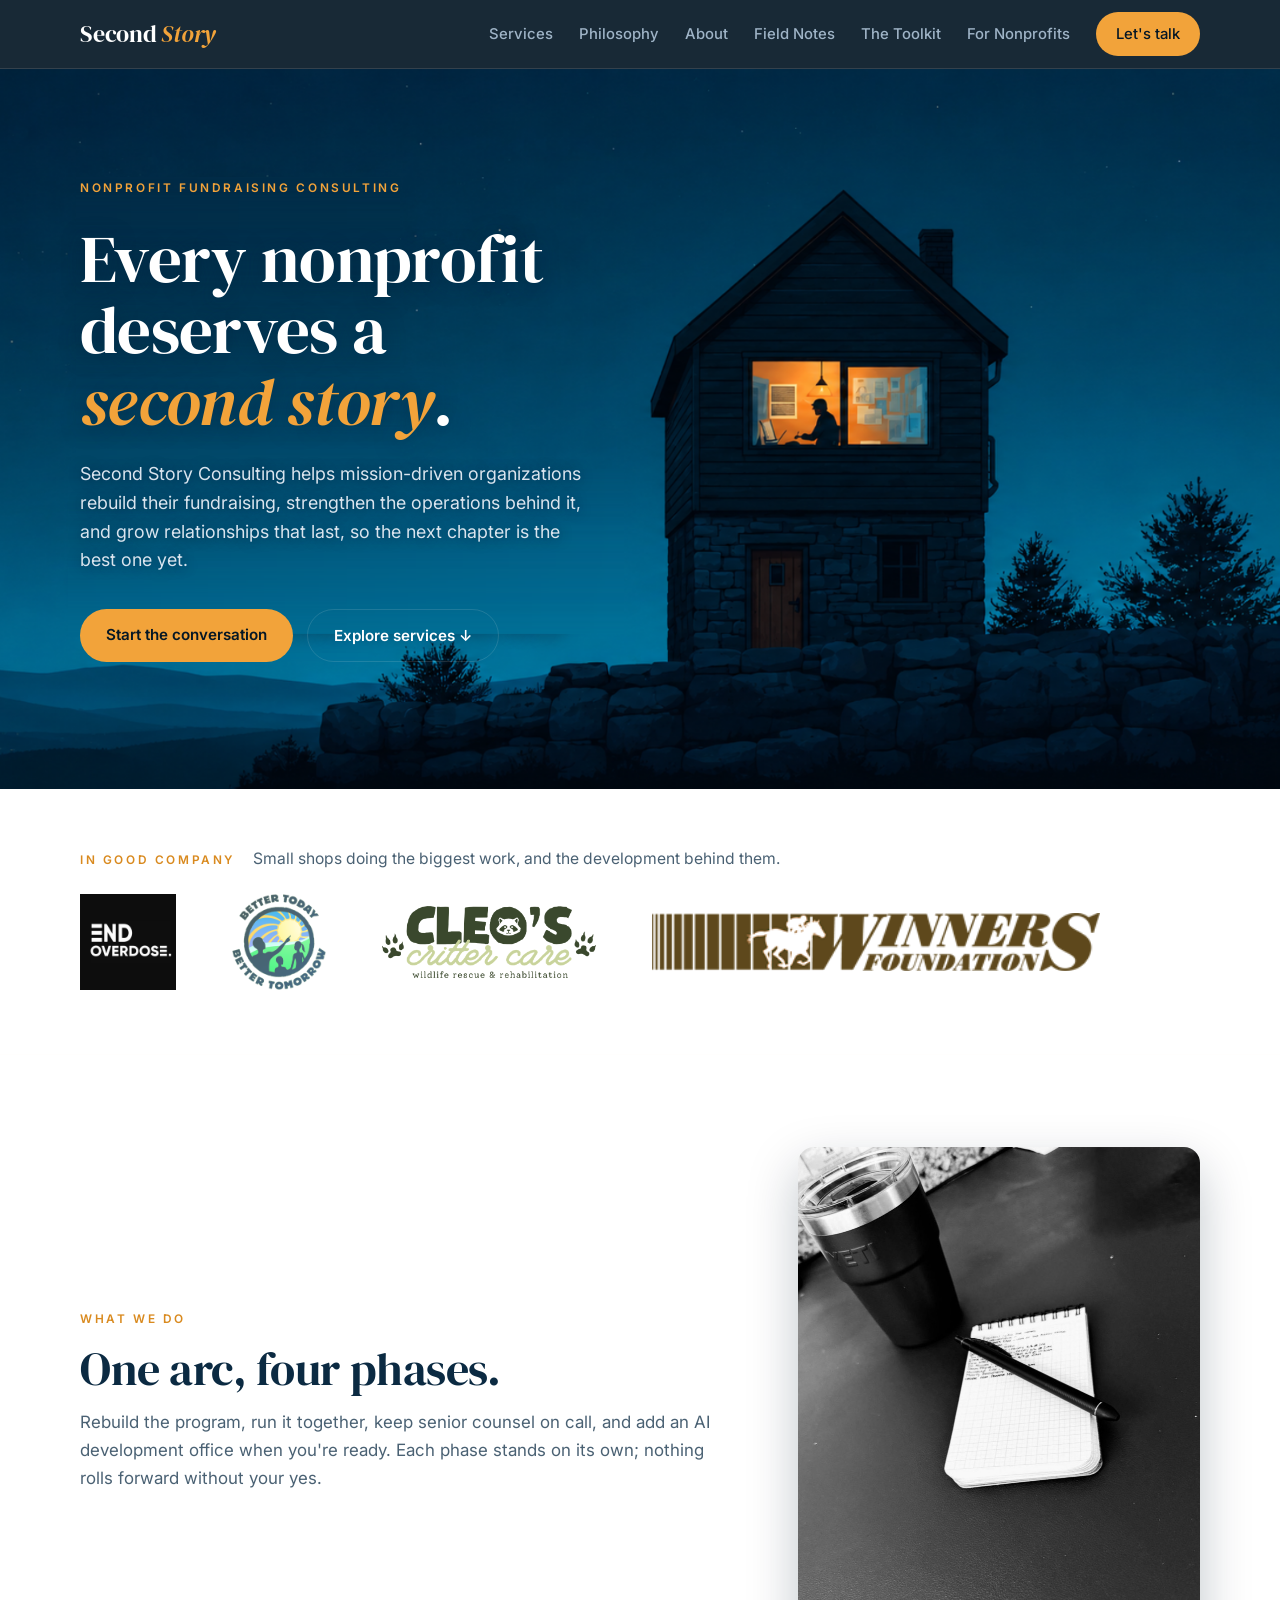
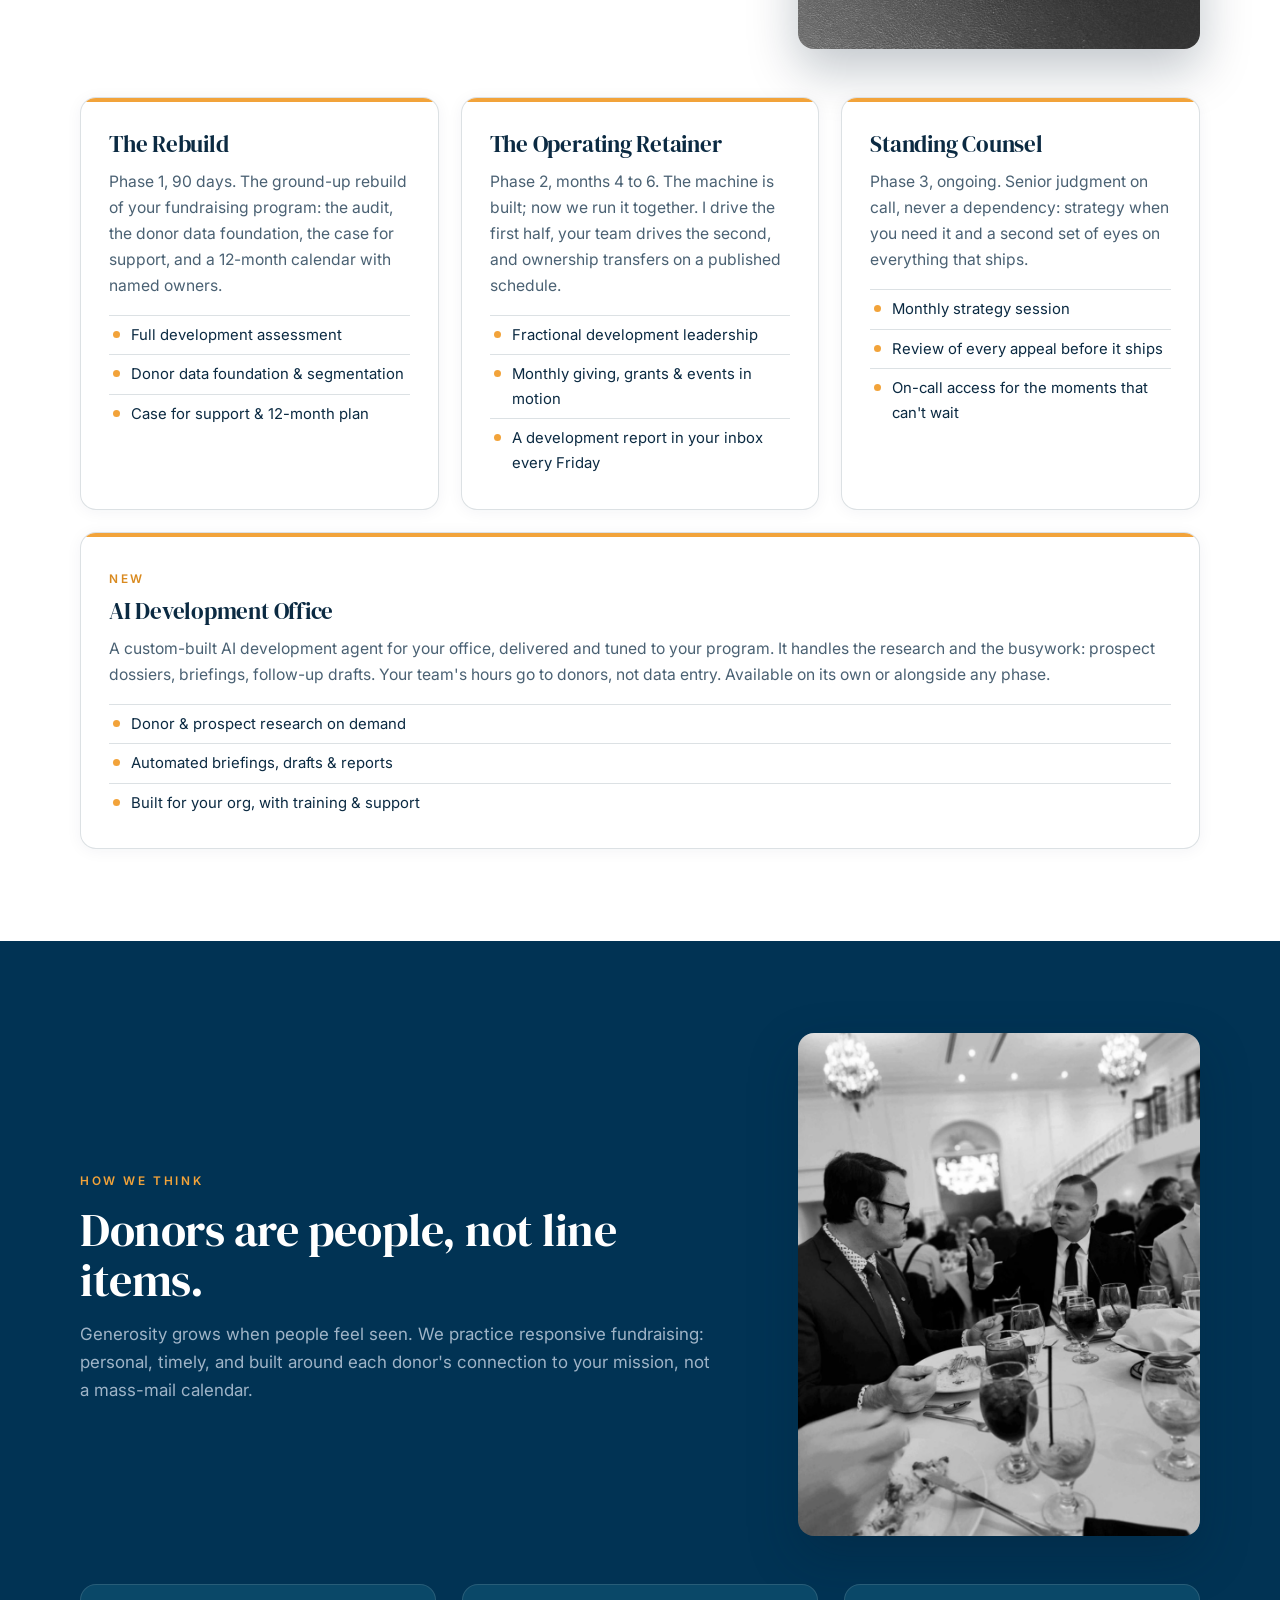
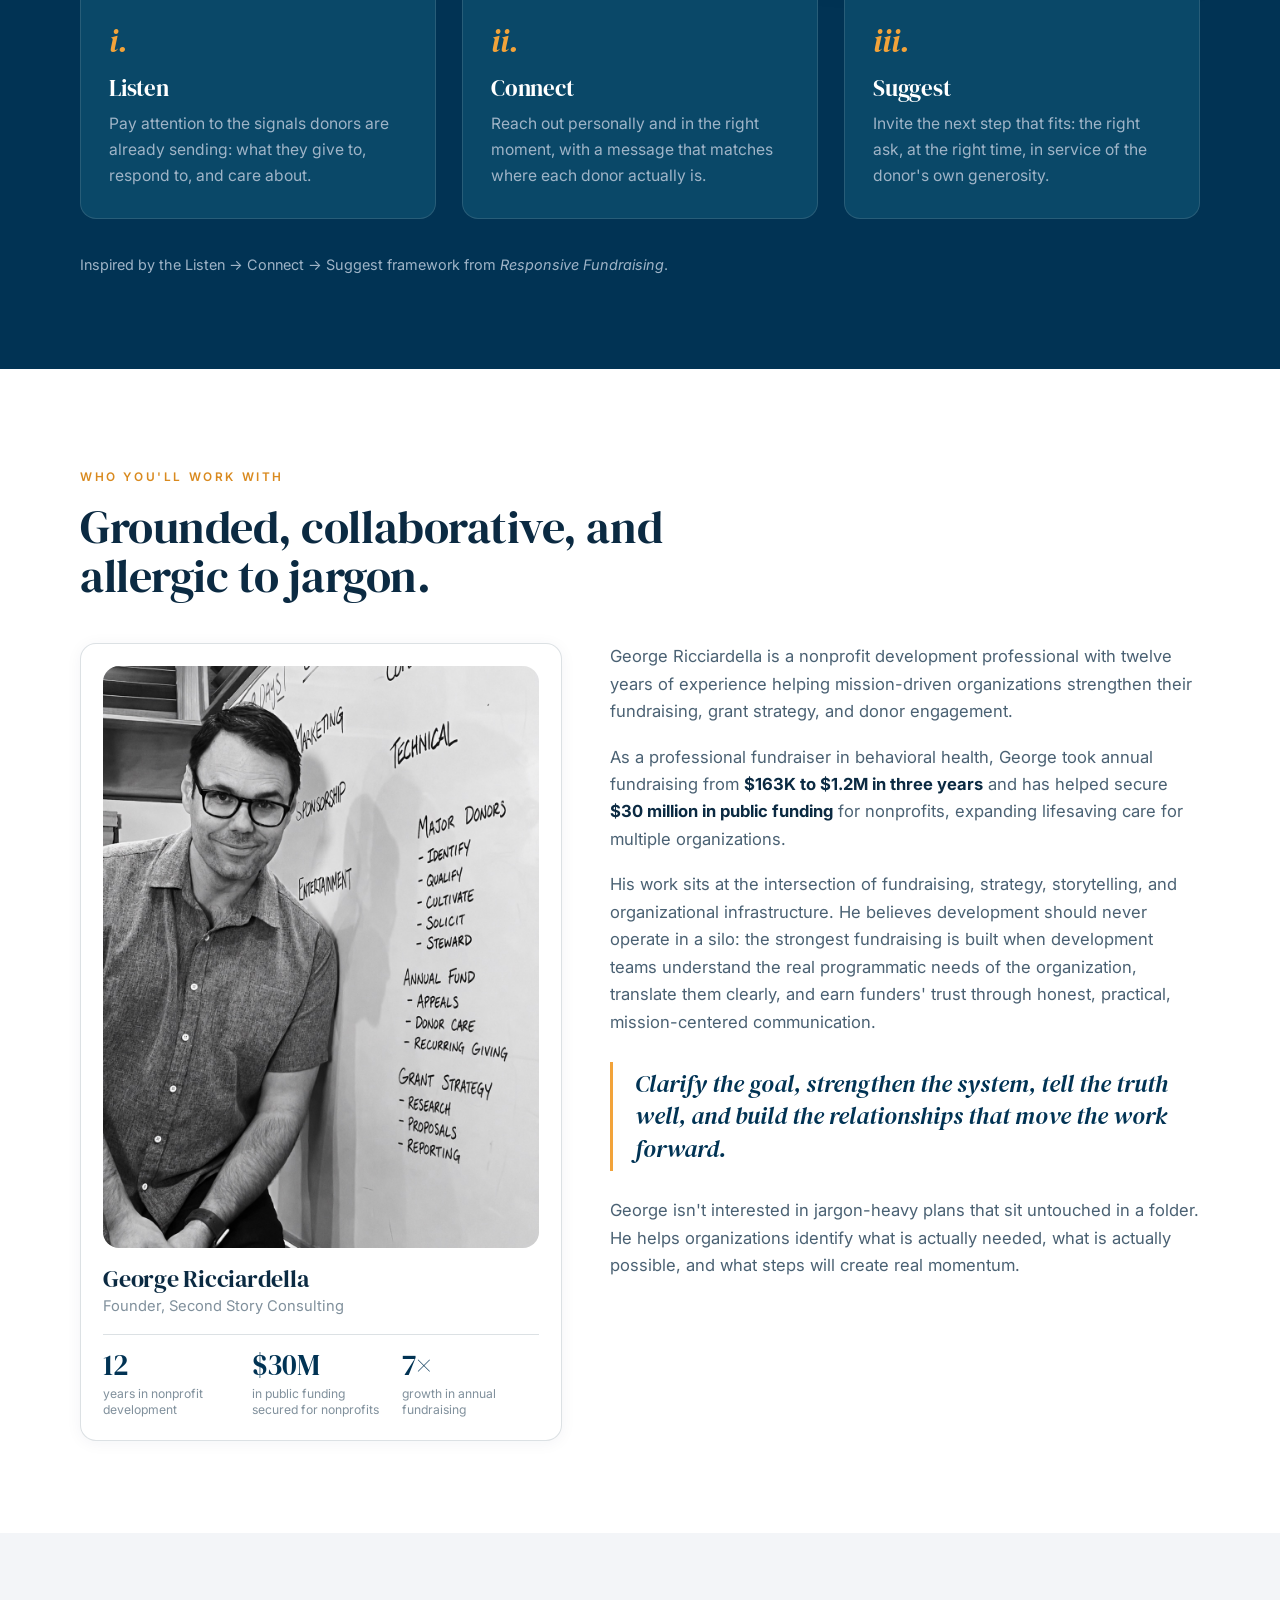
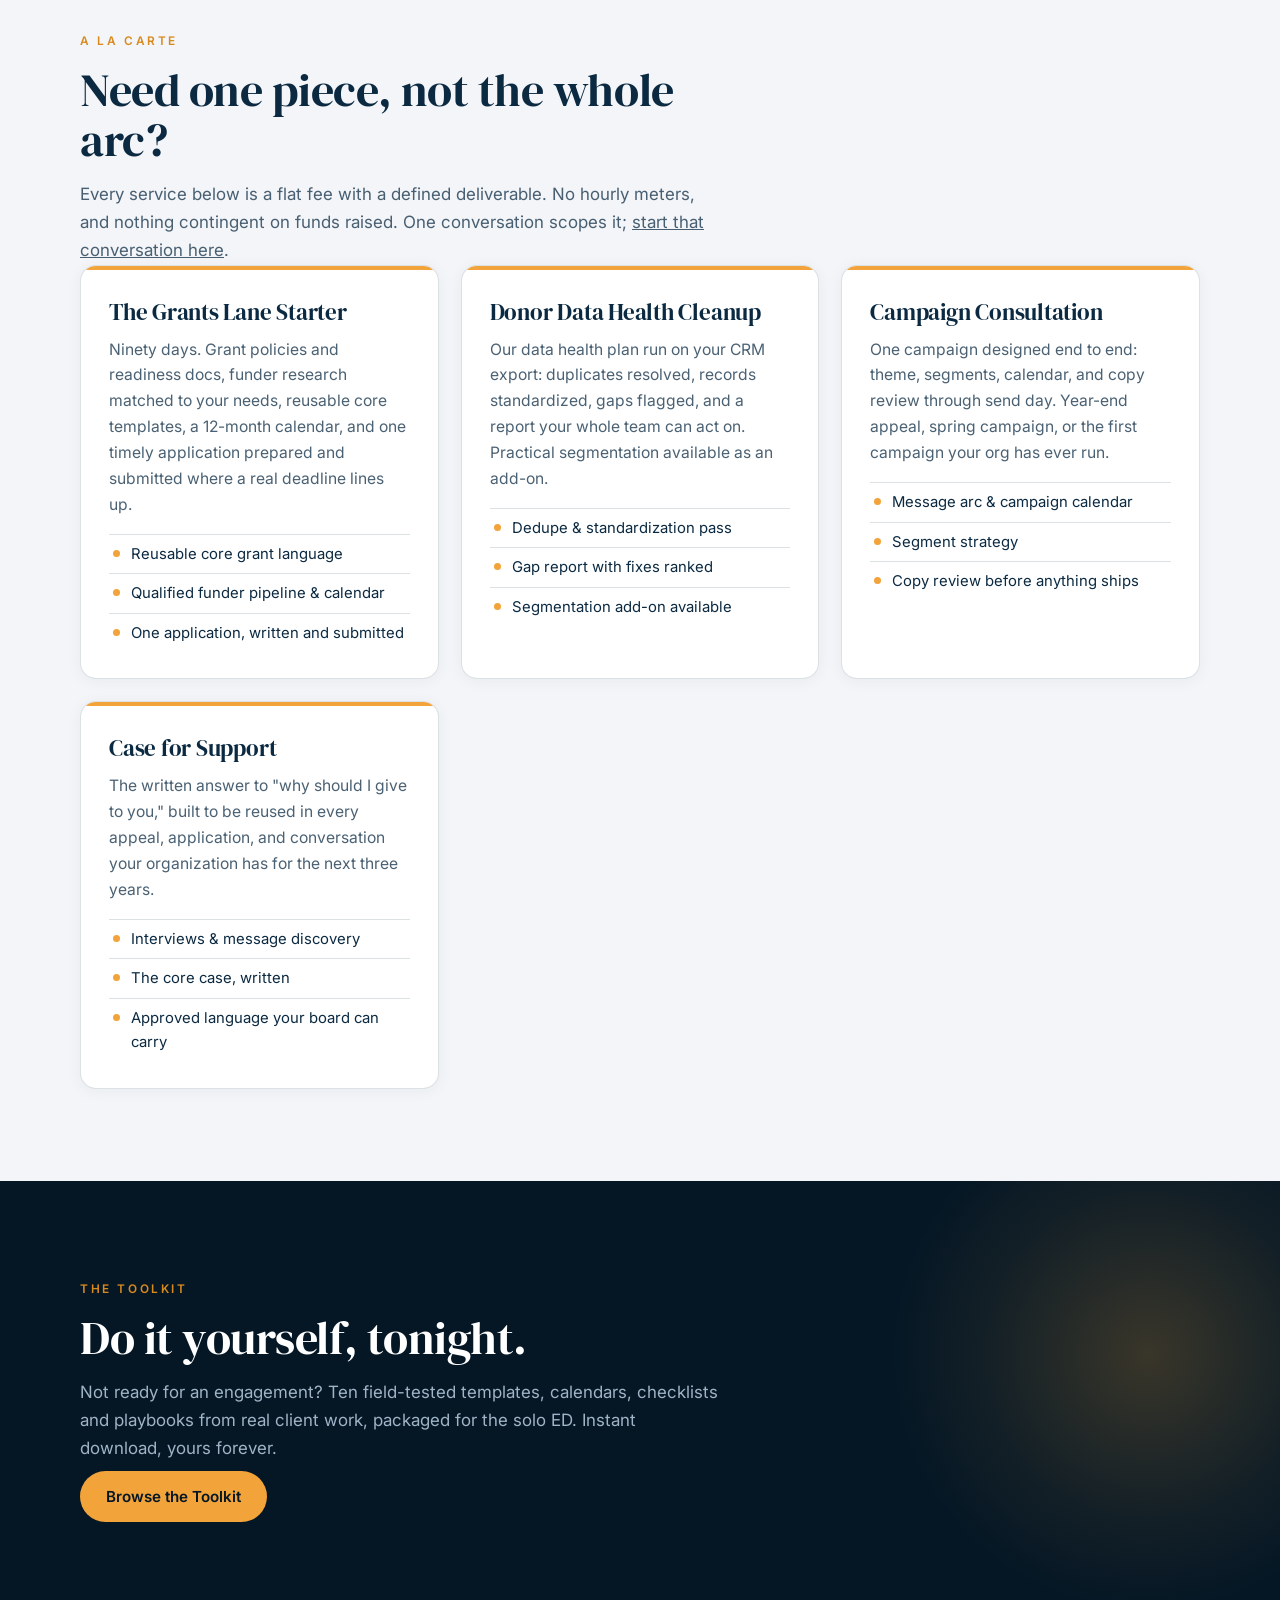
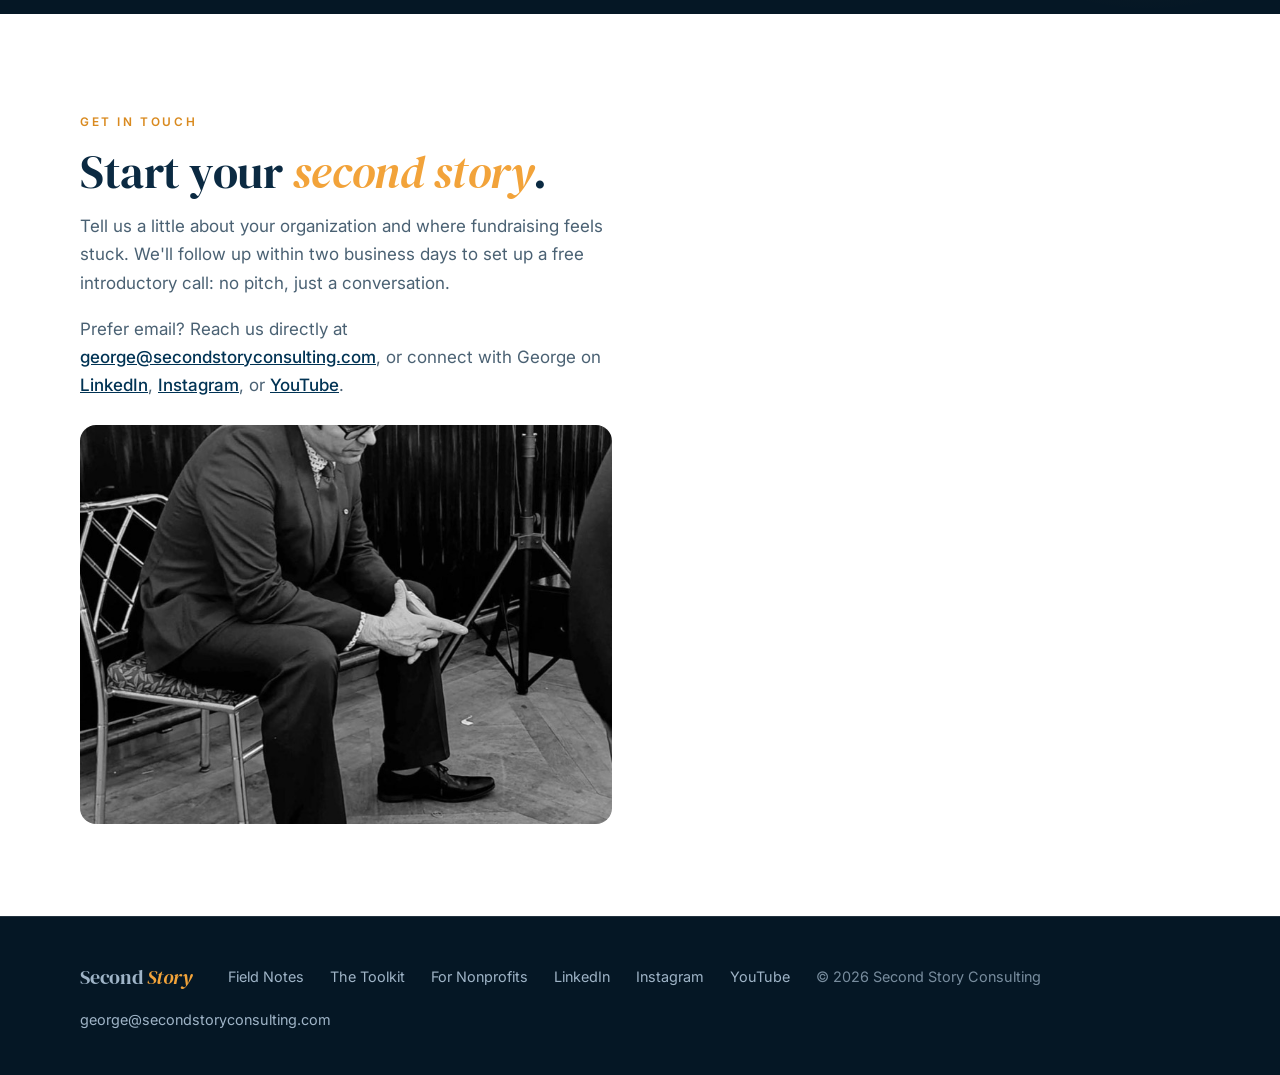
<file: index.html>
<!DOCTYPE html>
<html lang="en">
<head>
  <meta charset="UTF-8">
  <meta name="viewport" content="width=device-width, initial-scale=1.0">
  <title>Second Story Consulting — Nonprofit fundraising consulting</title>
  <meta name="description" content="Second Story Consulting helps mission-driven organizations rebuild their fundraising, strengthen the operations behind it, and grow relationships that last.">
  <meta name="theme-color" content="#0E2A45">
  <link rel="icon" href="img/favicon.png">
  <link rel="preconnect" href="https://fonts.googleapis.com"><link rel="preconnect" href="https://fonts.gstatic.com" crossorigin><link rel="stylesheet" href="https://fonts.googleapis.com/css2?family=DM+Serif+Display:ital@0;1&family=Inter:wght@400;500;600&display=swap">
  <link rel="stylesheet" href="css/house.css">
</head>
<body id="top">
<nav class="nav">
  <div class="container nav-inner">
    <a class="wordmark" href="#top">Second <em>Story</em></a>
    <div class="nav-links">
      <a href="#services">Services</a>
      <a href="#philosophy">Philosophy</a>
      <a href="#about">About</a>
      <a href="blog.html">Field Notes</a>
      <a href="toolkit.html">The Toolkit</a>
      <a href="partners.html">For Nonprofits</a>
      <a class="nav-cta" href="#contact">Let's talk</a>
    </div>
  </div>
</nav>

<!-- HERO -->
<header class="hero">
  <div class="hero-stars" aria-hidden="true"></div>
  <div class="container hero-grid">
    <div class="hero-content">
      <span class="eyebrow">Nonprofit fundraising consulting</span>
      <h1>Every nonprofit deserves a <em>second&nbsp;story</em>.</h1>
      <p>Second Story Consulting helps mission-driven organizations rebuild their fundraising, strengthen the operations behind it, and grow relationships that last, so the next chapter is the best one yet.</p>
      <div class="hero-actions">
        <a class="btn-primary" href="#contact">Start the conversation</a>
        <a class="btn-ghost" href="#services">Explore services ↓</a>
      </div>
    </div>
    <div class="hero-art" role="img" aria-label="A small house at night with one upstairs window lit, someone at work inside"></div>
  </div>
</header>

<!-- IN GOOD COMPANY -->
<section class="clients" id="clients" aria-label="Organizations Second Story works with">
  <div class="container">
    <div class="clients-head reveal">
      <span class="eyebrow">In good company</span>
      <p>Small shops doing the biggest work, and the development behind them.</p>
    </div>
    <div class="logo-row reveal">
      <a href="https://endoverdose.net" target="_blank" rel="noopener"><img src="img/clients/end-overdose.png" alt="End Overdose" class="logo-tall"></a>
      <a href="https://www.bettertodaybettertomorrow.org" target="_blank" rel="noopener"><img src="img/clients/better-today-better-tomorrow.png" alt="Better Today Better Tomorrow" class="logo-tall"></a>
      <a href="https://www.cleoscrittercare.org" target="_blank" rel="noopener"><img src="img/clients/cleos-critter-care.png" alt="Cleo's Critter Care, wildlife rescue and rehabilitation"></a>
      <a href="https://winnersfoundation.org" target="_blank" rel="noopener"><img src="img/clients/winners-foundation.png" alt="Winners Foundation" class="logo-wide"></a>
    </div>
  </div>
</section>

<!-- SERVICES -->
<section class="services" id="services">
  <div class="container">
    <div class="head-row">
      <div class="section-head reveal">
        <span class="eyebrow">What we do</span>
        <h2>One arc, four phases.</h2>
        <p>Rebuild the program, run it together, keep senior counsel on call, and add an AI development office when you're ready. Each phase stands on its own; nothing rolls forward without your yes.</p>
      </div>
      <figure class="reveal"><img class="photo" src="img/field-notes.jpg" alt="A field notebook and pen on a desk, where every fundraising plan starts"></figure>
    </div>
<div class="cards">
        <!-- Alternate names: "Fundraising Program Rebuild", "Development Reset" -->
        <article class="card reveal">
          <h3>The Rebuild</h3>
          <p>Phase 1, 90 days. The ground-up rebuild of your fundraising program: the audit, the donor data foundation, the case for support, and a 12-month calendar with named owners.</p>
          <ul>
            <li>Full development assessment</li>
            <li>Donor data foundation &amp; segmentation</li>
            <li>Case for support &amp; 12-month plan</li>
          </ul>
        </article>
        <article class="card reveal">
          <h3>The Operating Retainer</h3>
          <p>Phase 2, months 4 to 6. The machine is built; now we run it together. I drive the first half, your team drives the second, and ownership transfers on a published schedule.</p>
          <ul>
            <li>Fractional development leadership</li>
            <li>Monthly giving, grants &amp; events in motion</li>
            <li>A development report in your inbox every Friday</li>
          </ul>
        </article>
        <!-- Alternate names: "Ongoing Partnership", "Monthly Advisory" -->
        <article class="card reveal">
          <h3>Standing Counsel</h3>
          <p>Phase 3, ongoing. Senior judgment on call, never a dependency: strategy when you need it and a second set of eyes on everything that ships.</p>
          <ul>
            <li>Monthly strategy session</li>
            <li>Review of every appeal before it ships</li>
            <li>On-call access for the moments that can't wait</li>
          </ul>
        </article>
        <article class="card card-wide reveal">
          <span class="eyebrow">New</span>
          <h3>AI Development Office</h3>
          <p>A custom-built AI development agent for your office, delivered and tuned to your program. It handles the research and the busywork: prospect dossiers, briefings, follow-up drafts. Your team's hours go to donors, not data entry. Available on its own or alongside any phase.</p>
          <ul>
            <li>Donor &amp; prospect research on demand</li>
            <li>Automated briefings, drafts &amp; reports</li>
            <li>Built for your org, with training &amp; support</li>
          </ul>
        </article>
      </div>
    
  </div>
</section>

<!-- PHILOSOPHY -->
<section class="philosophy night" id="philosophy">
  <div class="container">
    <div class="head-row">
      <div class="section-head reveal">
        <span class="eyebrow">How we think</span>
        <h2>Donors are people, not line items.</h2>
        <p>Generosity grows when people feel seen. We practice responsive fundraising: personal, timely, and built around each donor's connection to your mission, not a mass-mail calendar.</p>
      </div>
      <figure class="reveal"><img class="photo" src="img/event-conversation.jpg" alt="George Ricciardella in conversation at a fundraising event"></figure>
    </div>
    <div class="steps">
      <div class="step reveal"><span class="numeral">i.</span><h3>Listen</h3><p>Pay attention to the signals donors are already sending: what they give to, respond to, and care about.</p></div>
      <div class="step reveal"><span class="numeral">ii.</span><h3>Connect</h3><p>Reach out personally and in the right moment, with a message that matches where each donor actually is.</p></div>
      <div class="step reveal"><span class="numeral">iii.</span><h3>Suggest</h3><p>Invite the next step that fits: the right ask, at the right time, in service of the donor's own generosity.</p></div>
    </div>
    <p class="philosophy-credit reveal">Inspired by the Listen → Connect → Suggest framework from <em>Responsive Fundraising</em>.</p>
  </div>
</section>

<!-- ABOUT -->
<section class="about" id="about">
  <div class="container">
    <div class="section-head reveal">
      <span class="eyebrow">Who you'll work with</span>
      <h2>Grounded, collaborative, and allergic to jargon.</h2>
    </div>
    <div class="about-grid">
      <aside class="profile-card reveal">
        <img class="photo profile-photo" src="img/george-whiteboard.jpg" alt="George Ricciardella at a whiteboard planning session">
        <h3>George Ricciardella</h3>
        <p class="role">Founder, Second Story Consulting</p>
        <div class="profile-stats">
          <div class="stat"><span class="stat-num">12</span><span class="stat-label">years in nonprofit development</span></div>
          <div class="stat"><span class="stat-num">$30M</span><span class="stat-label">in public funding secured for nonprofits</span></div>
          <div class="stat"><span class="stat-num">7&times;</span><span class="stat-label">growth in annual fundraising</span></div>
        </div>
      </aside>
<div class="about-body reveal">
          <p>
            George Ricciardella is a nonprofit development professional with twelve
            years of experience helping mission-driven organizations strengthen their
            fundraising, grant strategy, and donor engagement.
          </p>
          <p>
            As a professional fundraiser in behavioral health, George took annual
            fundraising from <strong>$163K to $1.2M in three years</strong> and has helped
            secure <strong>$30&nbsp;million in public funding</strong> for nonprofits,
            expanding lifesaving care for multiple organizations.
          </p>
          <p>
            His work sits at the intersection of fundraising, strategy, storytelling, and
            organizational infrastructure. He believes development should never operate in a
            silo: the strongest fundraising is built when development teams understand the
            real programmatic needs of the organization, translate them clearly, and earn
            funders' trust through honest, practical, mission-centered communication.
          </p>
          <blockquote class="pull-quote">
            Clarify the goal, strengthen the system, tell the truth well, and build the
            relationships that move the work forward.
          </blockquote>
          <p>
            George isn't interested in jargon-heavy plans that sit untouched in a folder.
            He helps organizations identify what is actually needed, what is actually
            possible, and what steps will create real momentum.
          </p>
        </div>
      
    </div>
  </div>
</section>

<!-- A LA CARTE -->
<section class="services soft" id="alacarte">
  <div class="container">
    <div class="section-head reveal">
      <span class="eyebrow">A la carte</span>
      <h2>Need one piece, not the whole arc?</h2>
      <p>Every service below is a flat fee with a defined deliverable. No hourly meters, and nothing contingent on funds raised. One conversation scopes it; <a href="#contact">start that conversation here</a>.</p>
    </div>
<div class="cards">
        <article class="card reveal">
          <h3>The Grants Lane Starter</h3>
          <p>Ninety days. Grant policies and readiness docs, funder research matched to your needs, reusable core templates, a 12-month calendar, and one timely application prepared and submitted where a real deadline lines up.</p>
          <ul>
            <li>Reusable core grant language</li>
            <li>Qualified funder pipeline &amp; calendar</li>
            <li>One application, written and submitted</li>
          </ul>
        </article>
        <article class="card reveal">
          <h3>Donor Data Health Cleanup</h3>
          <p>Our data health plan run on your CRM export: duplicates resolved, records standardized, gaps flagged, and a report your whole team can act on. Practical segmentation available as an add-on.</p>
          <ul>
            <li>Dedupe &amp; standardization pass</li>
            <li>Gap report with fixes ranked</li>
            <li>Segmentation add-on available</li>
          </ul>
        </article>
        <article class="card reveal">
          <h3>Campaign Consultation</h3>
          <p>One campaign designed end to end: theme, segments, calendar, and copy review through send day. Year-end appeal, spring campaign, or the first campaign your org has ever run.</p>
          <ul>
            <li>Message arc &amp; campaign calendar</li>
            <li>Segment strategy</li>
            <li>Copy review before anything ships</li>
          </ul>
        </article>
        <article class="card reveal">
          <h3>Case for Support</h3>
          <p>The written answer to "why should I give to you," built to be reused in every appeal, application, and conversation your organization has for the next three years.</p>
          <ul>
            <li>Interviews &amp; message discovery</li>
            <li>The core case, written</li>
            <li>Approved language your board can carry</li>
          </ul>
        </article>
      </div>
    
  </div>
</section>

<!-- TOOLKIT TEASER -->
<section class="teaser" id="toolkit">
  <div class="container">
    <div class="section-head reveal">
      <span class="eyebrow">The toolkit</span>
      <h2>Do it yourself, tonight.</h2>
      <p>Not ready for an engagement? Ten field-tested templates, calendars, checklists and playbooks from real client work, packaged for the solo ED. Instant download, yours forever.</p>
      <a class="btn-primary" href="toolkit.html">Browse the Toolkit</a>
    </div>
  </div>
</section>

<!-- CONTACT -->
<section class="contact" id="contact">
  <div class="container contact-grid">
    <div class="contact-blurb reveal">
      <span class="eyebrow">Get in touch</span>
      <h2>Start your <em>second story</em>.</h2>
      <p>Tell us a little about your organization and where fundraising feels stuck. We'll follow up within two business days to set up a free introductory call: no pitch, just a conversation.</p>
      <p class="contact-alt">Prefer email? Reach us directly at <a href="mailto:george@secondstoryconsulting.com">george@secondstoryconsulting.com</a>, or connect with George on <a href="https://www.linkedin.com/in/georgericciardella" target="_blank" rel="noopener">LinkedIn</a>, <a href="https://www.instagram.com/secondstoryconsulting/" target="_blank" rel="noopener">Instagram</a>, or <a href="https://www.youtube.com/@SecondStoryConsulting" target="_blank" rel="noopener">YouTube</a>.</p>
      <figure class="contact-photo"><img class="photo" src="img/george-listening.jpg" alt="George Ricciardella listening during a conversation at an event"></figure>
    </div>

  </div>
</section>

<footer>
  <div class="container footer-inner">
    <a class="wordmark" href="index.html">Second <em>Story</em></a>
    <a href="blog.html">Field Notes</a>
    <a href="toolkit.html">The Toolkit</a>
    <a href="partners.html">For Nonprofits</a>
    <a href="https://www.linkedin.com/in/georgericciardella" target="_blank" rel="noopener">LinkedIn</a>
    <a href="https://www.instagram.com/secondstoryconsulting/" target="_blank" rel="noopener">Instagram</a>
    <a href="https://www.youtube.com/@SecondStoryConsulting" target="_blank" rel="noopener">YouTube</a>
    <span>© 2026 Second Story Consulting</span>
    <a href="mailto:george@secondstoryconsulting.com">george@secondstoryconsulting.com</a>
  </div>
</footer>
<script>
// Scroll-reveal: fade sections up as they enter the viewport
const prefersReducedMotion = window.matchMedia("(prefers-reduced-motion: reduce)").matches;
if (!prefersReducedMotion && "IntersectionObserver" in window) {
  const observer = new IntersectionObserver((entries) => {
    for (const entry of entries) {
      if (entry.isIntersecting) { entry.target.classList.add("in"); observer.unobserve(entry.target); }
    }
  }, { threshold: 0.12 });
  document.querySelectorAll(".reveal").forEach((el) => observer.observe(el));
} else {
  document.querySelectorAll(".reveal").forEach((el) => el.classList.add("in"));
}
// Contact form: validate, submit to the Supabase edge function, show inline status
    const SUBMIT_LEAD_URL = "https://ftaqjencknwpdjogkabd.supabase.co/functions/v1/submit-lead";
    const form = document.getElementById("contact-form");
    const note = document.getElementById("form-note");

    form.addEventListener("submit", async (e) => {
      e.preventDefault();
      note.className = "form-note";
      note.textContent = "";

      if (!form.checkValidity()) {
        note.className = "form-note err";
        note.textContent = "Please fill in your name, a valid email, and your biggest pain point.";
        form.reportValidity();
        return;
      }

      const button = form.querySelector("button");
      button.disabled = true;
      button.textContent = "Sending…";

      try {
        const response = await fetch(SUBMIT_LEAD_URL, {
          method: "POST",
          headers: { "Content-Type": "application/json" },
          body: JSON.stringify({
            name: form.name.value.trim(),
            email: form.email.value.trim(),
            message: form.message.value.trim(),
            website: form.website.value.trim(),
            company: form.company.value
          })
        });
        if (response.ok) {
          form.reset();
          note.className = "form-note ok";
          note.textContent = "Thanks. Check your inbox for a confirmation. We'll be in touch within two business days.";
        } else {
          throw new Error("Bad response");
        }
      } catch {
        note.className = "form-note err";
        note.textContent = "Something went wrong sending your message. Please try again, or email us directly at george@secondstoryconsulting.com.";
      } finally {
        button.disabled = false;
        button.textContent = "Send message";
      }
    });
  </script>
</body>
</html>
</file>
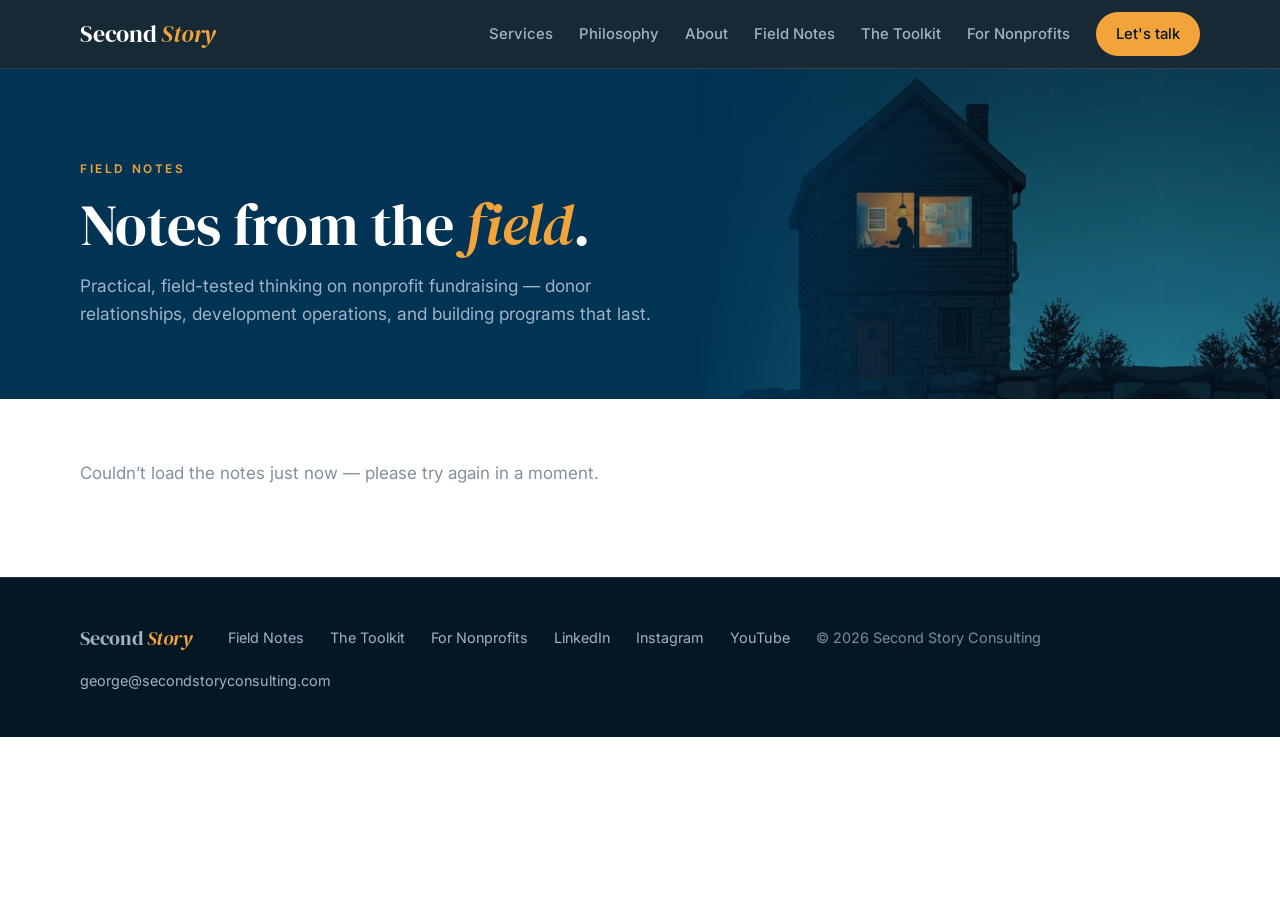
<file: blog.html>
<!DOCTYPE html>
<html lang="en">
<head>
  <meta charset="UTF-8">
  <meta name="viewport" content="width=device-width, initial-scale=1.0">
  <title>Field Notes — Second Story Consulting</title>
  <meta name="description" content="Practical, field-tested thinking on nonprofit fundraising from Second Story Consulting.">
  <meta name="theme-color" content="#0E2A45">
  <link rel="icon" href="img/favicon.png">
  <link rel="preconnect" href="https://fonts.googleapis.com"><link rel="preconnect" href="https://fonts.gstatic.com" crossorigin><link rel="stylesheet" href="https://fonts.googleapis.com/css2?family=DM+Serif+Display:ital@0;1&family=Inter:wght@400;500;600&display=swap">
  <link rel="stylesheet" href="css/house.css">
</head>
<body>
<nav class="nav">
  <div class="container nav-inner">
    <a class="wordmark" href="index.html">Second <em>Story</em></a>
    <div class="nav-links">
      <a href="index.html#services">Services</a>
      <a href="index.html#philosophy">Philosophy</a>
      <a href="index.html#about">About</a>
      <a href="blog.html">Field Notes</a>
      <a href="toolkit.html">The Toolkit</a>
      <a href="partners.html">For Nonprofits</a>
      <a class="nav-cta" href="index.html#contact">Let's talk</a>
    </div>
  </div>
</nav>


  <header class="page-head">
    <div class="container">
      <span class="eyebrow">Field Notes</span>
      <h1>Notes from the <em>field</em>.</h1>
      <p>Practical, field-tested thinking on nonprofit fundraising — donor relationships, development operations, and building programs that last.</p>
    </div>
  </header>

  <section class="posts">
    <div class="container">
      <div class="post-list" id="post-list">
        <p class="list-note">Loading…</p>
      </div>
    </div>
  </section>

  <footer>
  <div class="container footer-inner">
    <a class="wordmark" href="index.html">Second <em>Story</em></a>
    <a href="blog.html">Field Notes</a>
    <a href="toolkit.html">The Toolkit</a>
    <a href="partners.html">For Nonprofits</a>
    <a href="https://www.linkedin.com/in/georgericciardella" target="_blank" rel="noopener">LinkedIn</a>
    <a href="https://www.instagram.com/secondstoryconsulting/" target="_blank" rel="noopener">Instagram</a>
    <a href="https://www.youtube.com/@SecondStoryConsulting" target="_blank" rel="noopener">YouTube</a>
    <span>© 2026 Second Story Consulting</span>
    <a href="mailto:george@secondstoryconsulting.com">george@secondstoryconsulting.com</a>
  </div>
</footer>
<script>
    const SUPABASE_URL = "https://ftaqjencknwpdjogkabd.supabase.co";
    const SUPABASE_KEY = "sb_publishable_7B7eOMRW3UggVVGixw0RqA_dXQVs587";
    const list = document.getElementById("post-list");

    // Column-level grants mean anon must name columns explicitly — never select=*
    fetch(`${SUPABASE_URL}/rest/v1/content_items?select=title,slug,excerpt,published_at&order=published_at.desc`, {
      headers: { apikey: SUPABASE_KEY },
    })
      .then((r) => {
        if (!r.ok) throw new Error("bad response");
        return r.json();
      })
      .then((posts) => {
        if (!posts.length) {
          list.innerHTML = '<p class="list-note">The first field note is on its way. Check back soon.</p>';
          return;
        }
        list.innerHTML = "";
        for (const post of posts) {
          const card = document.createElement("a");
          card.className = "post-card";
          card.href = `post.html?slug=${encodeURIComponent(post.slug)}`;
          const date = new Date(post.published_at).toLocaleDateString("en-US", {
            year: "numeric", month: "long", day: "numeric",
          });
          const h2 = document.createElement("h2");
          h2.textContent = post.title;
          const dateEl = document.createElement("span");
          dateEl.className = "post-date";
          dateEl.textContent = date;
          const p = document.createElement("p");
          p.textContent = post.excerpt ?? "";
          const more = document.createElement("span");
          more.className = "read-more";
          more.textContent = "Read the note →";
          card.append(dateEl, h2, p, more);
          list.appendChild(card);
        }
      })
      .catch(() => {
        list.innerHTML = '<p class="list-note">Couldn’t load the notes just now — please try again in a moment.</p>';
      });
  </script>
</body>
</html>
</file>
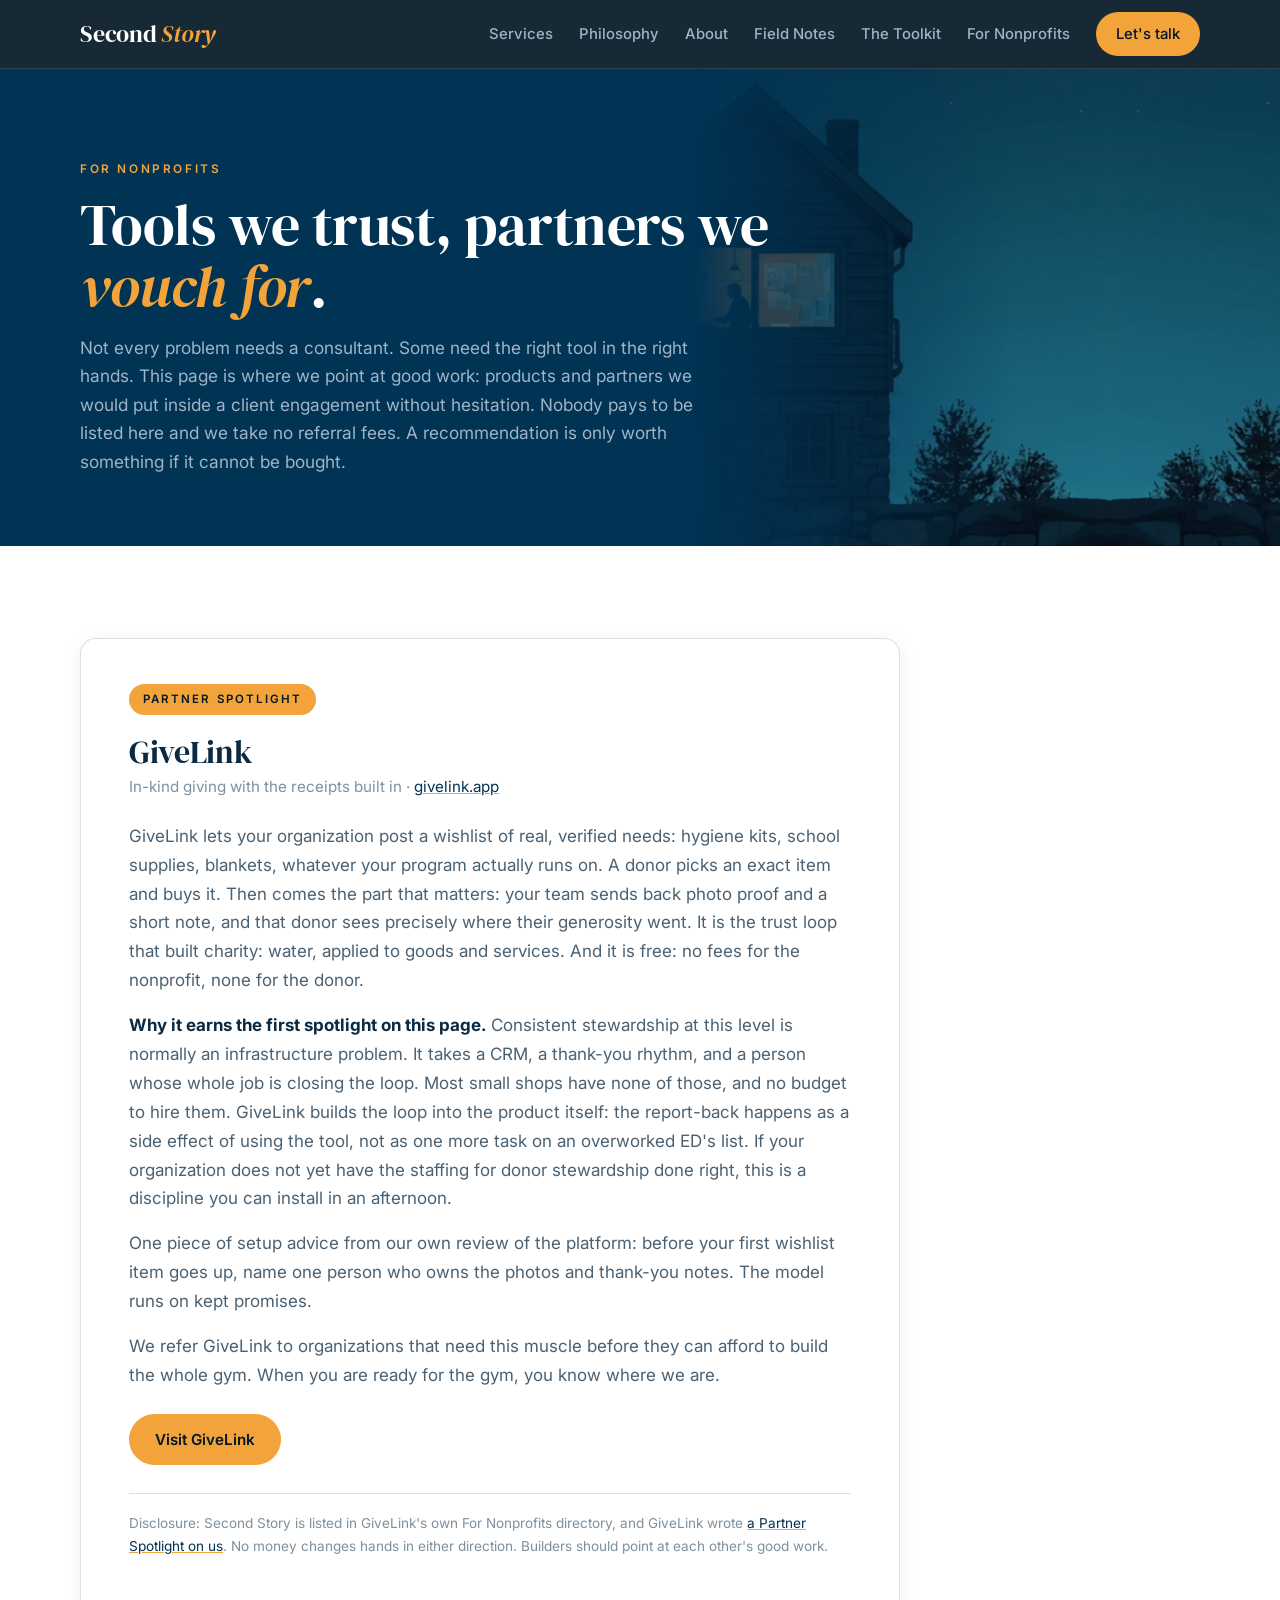
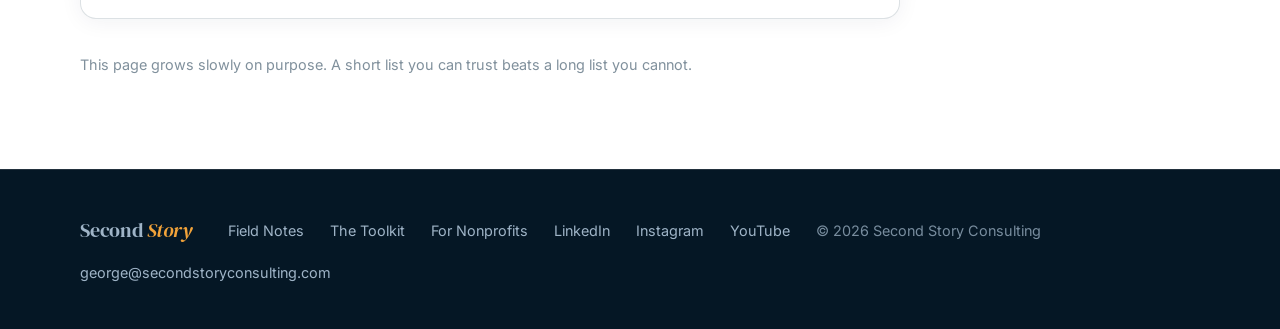
<file: partners.html>
<!DOCTYPE html>
<html lang="en">
<head>
  <meta charset="UTF-8">
  <meta name="viewport" content="width=device-width, initial-scale=1.0">
  <title>For Nonprofits — Second Story Consulting</title>
  <meta name="description" content="Tools and partners Second Story Consulting would put inside a client engagement without hesitation.">
  <meta name="theme-color" content="#0E2A45">
  <link rel="icon" href="img/favicon.png">
  <link rel="preconnect" href="https://fonts.googleapis.com"><link rel="preconnect" href="https://fonts.gstatic.com" crossorigin><link rel="stylesheet" href="https://fonts.googleapis.com/css2?family=DM+Serif+Display:ital@0;1&family=Inter:wght@400;500;600&display=swap">
  <link rel="stylesheet" href="css/house.css">
</head>
<body>
<nav class="nav">
  <div class="container nav-inner">
    <a class="wordmark" href="index.html">Second <em>Story</em></a>
    <div class="nav-links">
      <a href="index.html#services">Services</a>
      <a href="index.html#philosophy">Philosophy</a>
      <a href="index.html#about">About</a>
      <a href="blog.html">Field Notes</a>
      <a href="toolkit.html">The Toolkit</a>
      <a href="partners.html">For Nonprofits</a>
      <a class="nav-cta" href="index.html#contact">Let's talk</a>
    </div>
  </div>
</nav>


  <header class="page-head">
    <div class="container">
      <span class="eyebrow">For Nonprofits</span>
      <h1>Tools we trust, partners we <em>vouch for</em>.</h1>
      <p>Not every problem needs a consultant. Some need the right tool in the right hands. This page is where we point at good work: products and partners we would put inside a client engagement without hesitation. Nobody pays to be listed here and we take no referral fees. A recommendation is only worth something if it cannot be bought.</p>
    </div>
  </header>

  <section class="partners">
    <div class="container">
<div class="spotlight">
        <span class="pill">Partner Spotlight</span>
        <h2>GiveLink</h2>
        <p class="sub">In-kind giving with the receipts built in &middot; <a href="https://givelink.app/?utm_source=secondstoryconsulting&amp;utm_medium=partner&amp;utm_campaign=strategic-partner" target="_blank" rel="noopener">givelink.app</a></p>

        <p>GiveLink lets your organization post a wishlist of real, verified needs: hygiene kits, school supplies, blankets, whatever your program actually runs on. A donor picks an exact item and buys it. Then comes the part that matters: your team sends back photo proof and a short note, and that donor sees precisely where their generosity went. It is the trust loop that built charity: water, applied to goods and services. And it is free: no fees for the nonprofit, none for the donor.</p>

        <p><strong>Why it earns the first spotlight on this page.</strong> Consistent stewardship at this level is normally an infrastructure problem. It takes a CRM, a thank-you rhythm, and a person whose whole job is closing the loop. Most small shops have none of those, and no budget to hire them. GiveLink builds the loop into the product itself: the report-back happens as a side effect of using the tool, not as one more task on an overworked ED's list. If your organization does not yet have the staffing for donor stewardship done right, this is a discipline you can install in an afternoon.</p>

        <p>One piece of setup advice from our own review of the platform: before your first wishlist item goes up, name one person who owns the photos and thank-you notes. The model runs on kept promises.</p>

        <p>We refer GiveLink to organizations that need this muscle before they can afford to build the whole gym. When you are ready for the gym, you know where we are.</p>

        <a class="btn-primary" href="https://givelink.app/?utm_source=secondstoryconsulting&amp;utm_medium=partner&amp;utm_campaign=strategic-partner" target="_blank" rel="noopener">Visit GiveLink</a>

        <p class="disclosure">Disclosure: Second Story is listed in GiveLink's own For Nonprofits directory, and GiveLink wrote <a href="https://www.givelink.app/en/blogs/second-story-consulting-fundraising-systems" target="_blank" rel="noopener">a Partner Spotlight on us</a>. No money changes hands in either direction. Builders should point at each other's good work.</p>
      </div>

      <p class="page-note">This page grows slowly on purpose. A short list you can trust beats a long list you cannot.</p>
    </div>
  </section>

<footer>
  <div class="container footer-inner">
    <a class="wordmark" href="index.html">Second <em>Story</em></a>
    <a href="blog.html">Field Notes</a>
    <a href="toolkit.html">The Toolkit</a>
    <a href="partners.html">For Nonprofits</a>
    <a href="https://www.linkedin.com/in/georgericciardella" target="_blank" rel="noopener">LinkedIn</a>
    <a href="https://www.instagram.com/secondstoryconsulting/" target="_blank" rel="noopener">Instagram</a>
    <a href="https://www.youtube.com/@SecondStoryConsulting" target="_blank" rel="noopener">YouTube</a>
    <span>© 2026 Second Story Consulting</span>
    <a href="mailto:george@secondstoryconsulting.com">george@secondstoryconsulting.com</a>
  </div>
</footer>
</body>
</html>
</file>
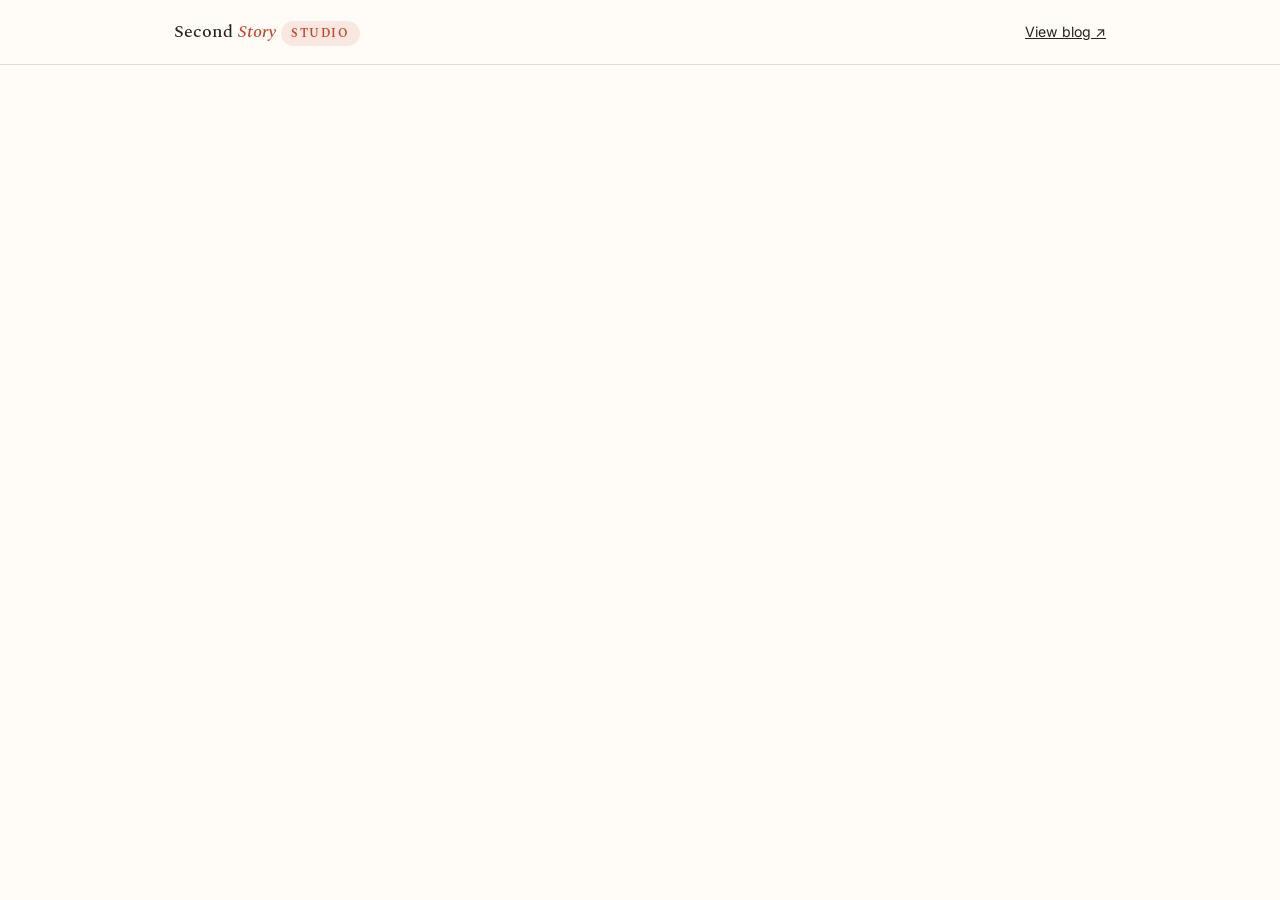
<file: studio.html>
<!DOCTYPE html>
<html lang="en">
<head>
  <meta charset="UTF-8">
  <meta name="viewport" content="width=device-width, initial-scale=1.0">
  <meta name="robots" content="noindex, nofollow">
  <title>Studio — Second Story Consulting</title>

  <link rel="icon" type="image/png" href="img/favicon.png">

  <link rel="preconnect" href="https://fonts.googleapis.com">
  <link rel="preconnect" href="https://fonts.gstatic.com" crossorigin>
  <link href="https://fonts.googleapis.com/css2?family=Spectral:wght@500;600;700&family=Inter:wght@400;500;600&display=swap" rel="stylesheet">

  <style>
    /* Design tokens — kept in sync with index.html */
    :root {
      --paper: #FFFCF7;
      --paper-soft: #F8F2E7;
      --ink: #26221D;
      --ink-dim: rgba(38, 34, 29, 0.70);
      --ink-faint: rgba(38, 34, 29, 0.48);
      --line: rgba(38, 34, 29, 0.14);
      --coral: #E4573D;
      --coral-deep: #C7442B;
      --teal: #14766B;
      --marigold: #DE9A2E;
      --blush: #FAE7E0;
      --mint:  #E3EFE9;
      --gold:  #F8EDD5;
      --font-display: "Spectral", Georgia, serif;
      --font-body: "Inter", -apple-system, BlinkMacSystemFont, sans-serif;
      --container: 1120px;
      --radius: 14px;
      --radius-sm: 9px;
    }
    * { margin: 0; padding: 0; box-sizing: border-box; }
    body {
      background: var(--paper);
      color: var(--ink);
      font-family: var(--font-body);
      font-size: 16px;
      line-height: 1.6;
      -webkit-font-smoothing: antialiased;
    }
    a { color: inherit; }
    a:focus-visible, button:focus-visible, input:focus-visible, textarea:focus-visible {
      outline: 2px solid var(--coral-deep); outline-offset: 3px;
    }
    .container { max-width: 980px; margin: 0 auto; padding: 0 24px; }
    .hidden { display: none !important; }

    .nav {
      position: sticky; top: 0; z-index: 100;
      background: rgba(255, 252, 247, 0.92);
      backdrop-filter: blur(14px); -webkit-backdrop-filter: blur(14px);
      border-bottom: 1px solid var(--line);
    }
    .nav-inner { display: flex; align-items: center; justify-content: space-between; height: 64px; }
    .wordmark { font-family: var(--font-display); font-weight: 500; font-size: 1.12rem; text-decoration: none; }
    .wordmark em { font-style: italic; color: var(--coral-deep); }
    .nav-right { display: flex; align-items: center; gap: 16px; font-size: 0.88rem; }
    .studio-tag {
      font-size: 0.72rem; font-weight: 600; letter-spacing: 0.14em; text-transform: uppercase;
      color: var(--coral-deep); background: var(--blush);
      padding: 4px 10px; border-radius: 20px;
    }

    main { padding: 44px 0 90px; }

    h1, h2 { font-family: var(--font-display); font-weight: 400; letter-spacing: -0.01em; }
    h1 { font-size: 2rem; margin-bottom: 8px; }
    .sub { color: var(--ink-dim); margin-bottom: 30px; }

    button {
      font-family: var(--font-body); font-size: 0.92rem; font-weight: 600;
      border: none; cursor: pointer; border-radius: var(--radius-sm);
      padding: 12px 20px; transition: background 0.2s ease, color 0.2s ease;
    }
    button:disabled { opacity: 0.5; cursor: default; }
    .btn-primary { background: var(--coral); color: #FFF6F1; }
    .btn-primary:hover:not(:disabled) { background: var(--coral-deep); }
    .btn-dark { background: var(--ink); color: var(--paper); }
    .btn-dark:hover:not(:disabled) { background: var(--coral-deep); }
    .btn-quiet { background: transparent; color: var(--ink-dim); border: 1px solid var(--line); }
    .btn-quiet:hover:not(:disabled) { color: var(--ink); border-color: var(--ink-dim); }
    .btn-sm { padding: 8px 14px; font-size: 0.85rem; }

    label { display: block; font-size: 0.82rem; font-weight: 600; letter-spacing: 0.04em; color: var(--ink-dim); margin-bottom: 8px; }
    input[type="text"], input[type="email"], input[type="password"], input[type="url"], textarea {
      width: 100%;
      font-family: var(--font-body); font-size: 0.98rem; color: var(--ink);
      background: #FFFFFF; border: 1px solid var(--line); border-radius: var(--radius-sm);
      padding: 12px 14px;
    }
    textarea { resize: vertical; line-height: 1.55; }
    input:focus, textarea:focus { border-color: var(--coral); outline: none; }
    .field { margin-bottom: 20px; }
    .note { font-size: 0.88rem; min-height: 1.4em; margin-top: 12px; }
    .note.ok { color: var(--teal); }
    .note.err { color: var(--coral-deep); }

    /* Login */
    .login-card {
      max-width: 420px; margin: 60px auto 0;
      background: var(--paper-soft); border-radius: var(--radius);
      padding: 40px 36px;
      box-shadow: 0 1px 2px rgba(38,34,29,0.05), 0 14px 34px rgba(38,34,29,0.10);
    }
    .login-card h1 { margin-bottom: 4px; }
    .login-card .sub { margin-bottom: 26px; font-size: 0.95rem; }
    .login-card .btn-primary { width: 100%; }

    /* List */
    .list-head { display: flex; align-items: center; justify-content: space-between; gap: 16px; flex-wrap: wrap; margin-bottom: 26px; }
    .item-list { display: grid; gap: 14px; }
    .item-row {
      display: flex; align-items: center; justify-content: space-between; gap: 16px;
      background: #FFFFFF; border: 1px solid var(--line); border-radius: var(--radius);
      padding: 18px 22px; cursor: pointer;
      transition: box-shadow 0.2s ease, transform 0.15s ease;
    }
    .item-row:hover { transform: translateY(-2px); box-shadow: 0 10px 26px rgba(38,34,29,0.10); }
    .item-title { font-family: var(--font-display); font-weight: 500; font-size: 1.12rem; }
    .item-meta { font-size: 0.8rem; color: var(--ink-faint); margin-top: 2px; }
    .chips { display: flex; gap: 8px; flex-shrink: 0; flex-wrap: wrap; justify-content: flex-end; }
    .chip {
      font-size: 0.72rem; font-weight: 600; letter-spacing: 0.08em; text-transform: uppercase;
      padding: 4px 10px; border-radius: 20px; white-space: nowrap;
    }
    .chip-draft { background: var(--gold); color: #8a6a1c; }
    .chip-published { background: var(--mint); color: var(--teal); }
    .chip-x { background: var(--blush); color: var(--coral-deep); }

    /* New piece */
    .tabs { display: flex; gap: 8px; margin-bottom: 22px; flex-wrap: wrap; }
    .tab {
      background: transparent; border: 1px solid var(--line); color: var(--ink-dim);
      padding: 9px 18px; font-weight: 500;
    }
    .tab.active { background: var(--ink); color: var(--paper); border-color: var(--ink); }
    .panel { background: var(--paper-soft); border-radius: var(--radius); padding: 30px 28px; }
    .mic-row { display: flex; align-items: center; gap: 14px; margin-bottom: 14px; flex-wrap: wrap; }
    .mic-dot {
      width: 12px; height: 12px; border-radius: 50%; background: var(--coral);
      animation: pulse 1.1s ease-in-out infinite;
    }
    @keyframes pulse { 0%,100% { opacity: 1; transform: scale(1);} 50% { opacity: 0.35; transform: scale(0.75);} }
    .mic-hint { font-size: 0.85rem; color: var(--ink-faint); }
    .spinner-row { display: flex; align-items: center; gap: 14px; margin-top: 18px; }
    .spinner {
      width: 20px; height: 20px; border-radius: 50%;
      border: 3px solid var(--line); border-top-color: var(--coral);
      animation: spin 0.9s linear infinite;
    }
    @keyframes spin { to { transform: rotate(360deg); } }

    /* Editor */
    .editor-head { display: flex; align-items: center; justify-content: space-between; gap: 16px; flex-wrap: wrap; margin-bottom: 24px; }
    .editor-grid { display: grid; grid-template-columns: 1fr 1fr; gap: 22px; }
    .editor-grid .full { grid-column: 1 / -1; }
    .channel-card {
      background: var(--paper-soft); border-radius: var(--radius); padding: 26px 24px;
      margin-top: 22px;
    }
    .channel-card h2 { font-size: 1.3rem; margin-bottom: 4px; }
    .channel-sub { font-size: 0.85rem; color: var(--ink-faint); margin-bottom: 16px; }
    .channel-actions { display: flex; align-items: center; gap: 12px; margin-top: 14px; flex-wrap: wrap; }
    .char-count { font-size: 0.78rem; color: var(--ink-faint); text-align: right; margin-top: 4px; }
    .char-count.over { color: var(--coral-deep); font-weight: 600; }
    .preview {
      background: #FFFFFF; border: 1px dashed var(--line); border-radius: var(--radius-sm);
      padding: 20px 22px; margin-top: 12px; font-size: 0.95rem; overflow-wrap: break-word;
    }
    .preview h1, .preview h2, .preview h3 { font-family: var(--font-display); font-weight: 500; margin: 18px 0 8px; }
    .preview p { margin-bottom: 12px; }
    .preview ul, .preview ol { margin: 0 0 12px 20px; }
    .preview blockquote { border-left: 3px solid var(--coral); padding-left: 14px; color: var(--ink-dim); font-style: italic; margin: 14px 0; }
    .tweet-block { margin-bottom: 14px; }
    .tweet-block textarea { min-height: 84px; }
    .tweet-tools { display: flex; justify-content: space-between; align-items: center; margin-top: 4px; }
    .link-quiet { font-size: 0.82rem; color: var(--ink-faint); background: none; border: none; padding: 4px; cursor: pointer; }
    .link-quiet:hover { color: var(--coral-deep); }

    @media (max-width: 760px) {
      .editor-grid { grid-template-columns: 1fr; }
    }
  </style>
</head>
<body>

  <nav class="nav">
    <div class="container nav-inner">
      <a class="wordmark" href="index.html">Second <em>Story</em> <span class="studio-tag">Studio</span></a>
      <div class="nav-right">
        <a href="blog.html" target="_blank" rel="noopener">View blog ↗</a>
        <button class="btn-quiet btn-sm hidden" id="logout-btn">Sign out</button>
      </div>
    </div>
  </nav>

  <main class="container">

    <!-- ===================== LOGIN ===================== -->
    <section id="view-login" class="hidden">
      <div class="login-card">
        <h1>Welcome back.</h1>
        <p class="sub">Sign in to your content studio.</p>
        <form id="login-form">
          <div class="field">
            <label for="login-email">Email</label>
            <input type="email" id="login-email" autocomplete="username" required>
          </div>
          <div class="field">
            <label for="login-password">Password</label>
            <input type="password" id="login-password" autocomplete="current-password" required>
          </div>
          <button class="btn-primary" type="submit">Sign in</button>
          <p class="note" id="login-note" role="status"></p>
        </form>
      </div>
    </section>

    <!-- ===================== LIST ===================== -->
    <section id="view-list" class="hidden">
      <div class="list-head">
        <div>
          <h1>Your content.</h1>
          <p class="sub" style="margin-bottom:0;">Every piece, newest first.</p>
        </div>
        <button class="btn-primary" id="new-piece-btn">+ New piece</button>
      </div>
      <div class="item-list" id="item-list"></div>
      <p class="note" id="list-note" role="status"></p>
    </section>

    <!-- ===================== NEW PIECE ===================== -->
    <section id="view-new" class="hidden">
      <button class="btn-quiet btn-sm" id="new-back-btn" style="margin-bottom:22px;">← Back to list</button>
      <h1>New piece.</h1>
      <p class="sub">Start with a YouTube video or a brain dump — Claude turns it into a blog post, a LinkedIn post, and an X post in your voice.</p>

      <div class="tabs">
        <button class="tab active" data-tab="youtube">YouTube video</button>
        <button class="tab" data-tab="type">Type it</button>
        <button class="tab" data-tab="speak">Speak it</button>
      </div>

      <div class="panel">
        <!-- YouTube -->
        <div id="tab-youtube">
          <div class="field">
            <label for="yt-url">YouTube link</label>
            <input type="url" id="yt-url" placeholder="https://www.youtube.com/watch?v=…">
          </div>
          <button class="btn-dark" id="yt-fetch-btn">Get the transcript</button>
          <p class="note" id="yt-note" role="status"></p>
          <div id="yt-paste" class="hidden" style="margin-top:16px;">
            <div class="field">
              <label for="yt-transcript">Paste the transcript</label>
              <textarea id="yt-transcript" rows="8" placeholder="Open the video on YouTube → click “…more” under the title → Show transcript → select it all, copy, and paste it here."></textarea>
            </div>
          </div>
        </div>

        <!-- Type -->
        <div id="tab-type" class="hidden">
          <div class="field">
            <label for="dump-text">Brain dump</label>
            <textarea id="dump-text" rows="10" placeholder="Just get it out of your head — rough notes, half sentences, stories from a client call. Claude will shape it."></textarea>
          </div>
        </div>

        <!-- Speak -->
        <div id="tab-speak" class="hidden">
          <div class="mic-row">
            <button class="btn-dark" id="mic-btn">🎙 Start talking</button>
            <span class="mic-dot hidden" id="mic-dot"></span>
            <span class="mic-hint" id="mic-hint">Press the button and talk — your words appear below as you speak.</span>
          </div>
          <div class="field">
            <textarea id="speak-text" rows="10" placeholder="Your spoken words will land here. You can tidy them up before generating."></textarea>
          </div>
        </div>

        <div style="margin-top:20px;">
          <button class="btn-primary" id="generate-btn">Generate content</button>
          <div class="spinner-row hidden" id="gen-spinner">
            <span class="spinner"></span>
            <span>Claude is writing — this takes a minute or two. Don't close the page.</span>
          </div>
          <p class="note" id="gen-note" role="status"></p>
        </div>
      </div>
    </section>

    <!-- ===================== EDITOR ===================== -->
    <section id="view-editor" class="hidden">
      <div class="editor-head">
        <button class="btn-quiet btn-sm" id="editor-back-btn">← Back to list</button>
        <div style="display:flex; gap:10px; flex-wrap:wrap;">
          <button class="btn-quiet btn-sm" id="archive-btn">Archive</button>
          <button class="btn-dark" id="save-btn">Save changes</button>
        </div>
      </div>
      <p class="note" id="editor-note" role="status"></p>

      <div class="editor-grid">
        <div class="field full">
          <label for="ed-title">Title</label>
          <input type="text" id="ed-title">
        </div>
        <div class="field">
          <label for="ed-slug">Web address ending (slug)</label>
          <input type="text" id="ed-slug">
        </div>
        <div class="field">
          <label for="ed-excerpt">Excerpt (shown on the blog list)</label>
          <input type="text" id="ed-excerpt">
        </div>
      </div>

      <div class="channel-card">
        <h2>Blog post</h2>
        <p class="channel-sub">Published to secondstoryconsulting.com under Field Notes.</p>
        <div class="field">
          <textarea id="ed-blog" rows="16"></textarea>
        </div>
        <details>
          <summary style="cursor:pointer; font-size:0.88rem; color:var(--ink-dim);">Preview how it will look</summary>
          <div class="preview" id="blog-preview"></div>
        </details>
        <div class="channel-actions">
          <button class="btn-primary" id="publish-btn">Publish to blog</button>
          <a class="hidden" id="view-post-link" target="_blank" rel="noopener" style="font-size:0.9rem; color:var(--coral-deep);">View live post ↗</a>
        </div>
      </div>

      <div class="channel-card">
        <h2>LinkedIn post</h2>
        <p class="channel-sub">Copy it, then paste into a new LinkedIn post.</p>
        <div class="field">
          <textarea id="ed-linkedin" rows="9"></textarea>
          <div class="char-count" id="li-count"></div>
        </div>
        <div class="channel-actions">
          <button class="btn-dark" id="copy-li-btn">Copy for LinkedIn</button>
        </div>
      </div>

      <div class="channel-card">
        <h2>X (Twitter)</h2>
        <p class="channel-sub">One box per post. More than one box becomes a thread.</p>
        <div id="tweet-list"></div>
        <button class="link-quiet" id="add-tweet-btn">+ Add another post to the thread</button>
        <div class="channel-actions">
          <button class="btn-dark" id="post-x-btn">Post to X</button>
          <a class="hidden" id="view-tweet-link" target="_blank" rel="noopener" style="font-size:0.9rem; color:var(--coral-deep);">View on X ↗</a>
        </div>
      </div>
    </section>

  </main>

  <script type="module">
    import { createClient } from "https://esm.sh/@supabase/supabase-js@2";
    import { marked } from "https://esm.sh/marked@12";
    import DOMPurify from "https://esm.sh/dompurify@3";

    const SUPABASE_URL = "https://ftaqjencknwpdjogkabd.supabase.co";
    const SUPABASE_KEY = "sb_publishable_7B7eOMRW3UggVVGixw0RqA_dXQVs587";
    const supabase = createClient(SUPABASE_URL, SUPABASE_KEY);

    const $ = (id) => document.getElementById(id);
    const views = ["view-login", "view-list", "view-new", "view-editor"];
    function show(view) {
      for (const v of views) $(v).classList.toggle("hidden", v !== view);
      window.scrollTo(0, 0);
    }
    function setNote(id, msg, kind = "") {
      const el = $(id);
      el.textContent = msg;
      el.className = `note ${kind}`;
    }

    let currentItem = null;

    /* ---------------- Auth ---------------- */
    async function boot() {
      const { data: { session } } = await supabase.auth.getSession();
      if (session) {
        $("logout-btn").classList.remove("hidden");
        show("view-list");
        loadList();
      } else {
        $("logout-btn").classList.add("hidden");
        show("view-login");
      }
    }

    $("login-form").addEventListener("submit", async (e) => {
      e.preventDefault();
      setNote("login-note", "Signing in…");
      const { error } = await supabase.auth.signInWithPassword({
        email: $("login-email").value.trim(),
        password: $("login-password").value,
      });
      if (error) {
        setNote("login-note", "That didn't work — check your email and password.", "err");
        return;
      }
      boot();
    });

    $("logout-btn").addEventListener("click", async () => {
      await supabase.auth.signOut();
      boot();
    });

    async function authedFetch(fnName, body) {
      const { data: { session } } = await supabase.auth.getSession();
      if (!session) throw new Error("not signed in");
      const res = await fetch(`${SUPABASE_URL}/functions/v1/${fnName}`, {
        method: "POST",
        headers: {
          "Content-Type": "application/json",
          apikey: SUPABASE_KEY,
          Authorization: `Bearer ${session.access_token}`,
        },
        body: JSON.stringify(body),
      });
      const json = await res.json().catch(() => ({}));
      if (!res.ok) throw new Error(json.error || `Request failed (${res.status})`);
      return json;
    }

    /* ---------------- List ---------------- */
    async function loadList() {
      setNote("list-note", "");
      const { data, error } = await supabase
        .from("content_items")
        .select("id,title,created_at,status,x_posted_at,slug")
        .neq("status", "archived")
        .order("created_at", { ascending: false });
      const list = $("item-list");
      list.innerHTML = "";
      if (error) { setNote("list-note", "Couldn't load your content. Try refreshing.", "err"); return; }
      if (!data.length) {
        setNote("list-note", "Nothing here yet — hit “New piece” to create your first one.");
        return;
      }
      for (const item of data) {
        const row = document.createElement("div");
        row.className = "item-row";
        const left = document.createElement("div");
        const title = document.createElement("div");
        title.className = "item-title";
        title.textContent = item.title;
        const meta = document.createElement("div");
        meta.className = "item-meta";
        meta.textContent = new Date(item.created_at).toLocaleDateString("en-US", { month: "long", day: "numeric", year: "numeric" });
        left.append(title, meta);
        const chips = document.createElement("div");
        chips.className = "chips";
        const statusChip = document.createElement("span");
        statusChip.className = item.status === "published" ? "chip chip-published" : "chip chip-draft";
        statusChip.textContent = item.status === "published" ? "On the blog" : "Draft";
        chips.appendChild(statusChip);
        if (item.x_posted_at) {
          const xChip = document.createElement("span");
          xChip.className = "chip chip-x";
          xChip.textContent = "Posted to X";
          chips.appendChild(xChip);
        }
        row.append(left, chips);
        row.addEventListener("click", () => openEditor(item.id));
        list.appendChild(row);
      }
    }

    $("new-piece-btn").addEventListener("click", () => {
      resetNewPiece();
      show("view-new");
    });
    $("new-back-btn").addEventListener("click", () => { show("view-list"); loadList(); });
    $("editor-back-btn").addEventListener("click", () => { show("view-list"); loadList(); });

    /* ---------------- New piece ---------------- */
    let activeTab = "youtube";
    document.querySelectorAll(".tab").forEach((btn) => {
      btn.addEventListener("click", () => {
        activeTab = btn.dataset.tab;
        document.querySelectorAll(".tab").forEach((b) => b.classList.toggle("active", b === btn));
        for (const t of ["youtube", "type", "speak"]) {
          $(`tab-${t}`).classList.toggle("hidden", t !== activeTab);
        }
      });
    });

    function resetNewPiece() {
      $("yt-url").value = "";
      $("yt-transcript").value = "";
      $("dump-text").value = "";
      $("speak-text").value = "";
      $("yt-paste").classList.add("hidden");
      setNote("yt-note", "");
      setNote("gen-note", "");
      $("gen-spinner").classList.add("hidden");
      $("generate-btn").disabled = false;
      fetchedTranscript = null;
      stopDictation();
    }

    // YouTube transcript
    let fetchedTranscript = null;
    $("yt-fetch-btn").addEventListener("click", async () => {
      const url = $("yt-url").value.trim();
      if (!url) { setNote("yt-note", "Paste a YouTube link first.", "err"); return; }
      setNote("yt-note", "Fetching the transcript…");
      $("yt-fetch-btn").disabled = true;
      try {
        const result = await authedFetch("fetch-transcript", { video_url: url });
        fetchedTranscript = result.transcript;
        setNote("yt-note", `Got it — ${result.transcript.split(/\s+/).length.toLocaleString()} words. Ready to generate.`, "ok");
        $("yt-paste").classList.add("hidden");
      } catch {
        fetchedTranscript = null;
        setNote("yt-note", "YouTube blocked the automatic fetch (it does that sometimes). No problem — paste the transcript below instead.", "err");
        $("yt-paste").classList.remove("hidden");
      } finally {
        $("yt-fetch-btn").disabled = false;
      }
    });

    // Voice dictation
    const SpeechRec = window.SpeechRecognition || window.webkitSpeechRecognition;
    let recognition = null;
    let listening = false;
    if (!SpeechRec) {
      $("mic-btn").disabled = true;
      $("mic-hint").textContent = "Voice dictation works in Chrome, Edge, and Safari — this browser doesn't support it. Use the “Type it” tab instead.";
    }
    function stopDictation() {
      if (recognition) { recognition.onend = null; recognition.stop(); recognition = null; }
      listening = false;
      $("mic-dot")?.classList.add("hidden");
      if ($("mic-btn")) $("mic-btn").textContent = "🎙 Start talking";
    }
    $("mic-btn").addEventListener("click", () => {
      if (listening) { stopDictation(); return; }
      recognition = new SpeechRec();
      recognition.continuous = true;
      recognition.interimResults = true;
      recognition.lang = "en-US";
      let committed = $("speak-text").value ? $("speak-text").value.trim() + " " : "";
      recognition.onresult = (e) => {
        let interim = "";
        for (let i = e.resultIndex; i < e.results.length; i++) {
          const t = e.results[i][0].transcript;
          if (e.results[i].isFinal) committed += t.trim() + " ";
          else interim += t;
        }
        $("speak-text").value = committed + interim;
      };
      recognition.onend = () => { if (listening) recognition.start(); }; // keep listening through pauses
      recognition.onerror = (e) => {
        if (e.error === "not-allowed") {
          stopDictation();
          $("mic-hint").textContent = "The browser needs microphone permission — click Allow when it asks, then try again.";
        }
      };
      recognition.start();
      listening = true;
      $("mic-dot").classList.remove("hidden");
      $("mic-btn").textContent = "⏹ Stop";
    });

    // Generate
    $("generate-btn").addEventListener("click", async () => {
      let source_type, source_text, source_url = null;
      if (activeTab === "youtube") {
        source_type = "youtube";
        source_url = $("yt-url").value.trim() || null;
        source_text = fetchedTranscript || $("yt-transcript").value.trim();
        if (!source_text) { setNote("gen-note", "Fetch or paste the transcript first.", "err"); return; }
      } else if (activeTab === "type") {
        source_type = "brain_dump";
        source_text = $("dump-text").value.trim();
        if (!source_text) { setNote("gen-note", "Type your brain dump first.", "err"); return; }
      } else {
        source_type = "voice";
        source_text = $("speak-text").value.trim();
        if (!source_text) { setNote("gen-note", "Dictate or type something first.", "err"); return; }
        stopDictation();
      }
      setNote("gen-note", "");
      $("generate-btn").disabled = true;
      $("gen-spinner").classList.remove("hidden");
      try {
        const result = await authedFetch("generate-content", { source_type, source_text, source_url });
        openEditor(result.item.id);
      } catch (err) {
        setNote("gen-note", `Something went wrong: ${err.message}. Your input is still here — try again.`, "err");
      } finally {
        $("generate-btn").disabled = false;
        $("gen-spinner").classList.add("hidden");
      }
    });

    /* ---------------- Editor ---------------- */
    async function openEditor(id) {
      const { data, error } = await supabase.from("content_items").select("*").eq("id", id).single();
      if (error || !data) { setNote("list-note", "Couldn't open that item.", "err"); return; }
      currentItem = data;
      $("ed-title").value = data.title;
      $("ed-slug").value = data.slug;
      $("ed-excerpt").value = data.excerpt ?? "";
      $("ed-blog").value = data.blog_markdown ?? "";
      $("ed-linkedin").value = data.linkedin_post ?? "";
      renderTweets(Array.isArray(data.x_posts) && data.x_posts.length ? data.x_posts : [""]);
      updateBlogPreview();
      updateLiCount();
      setNote("editor-note", "");
      $("publish-btn").textContent = data.status === "published" ? "Update published post" : "Publish to blog";
      $("view-post-link").classList.toggle("hidden", data.status !== "published");
      $("view-post-link").href = `post.html?slug=${encodeURIComponent(data.slug)}`;
      const posted = Boolean(data.x_posted_at);
      $("post-x-btn").disabled = posted;
      $("post-x-btn").textContent = posted ? "Already posted to X" : "Post to X";
      $("view-tweet-link").classList.toggle("hidden", !posted || !data.x_tweet_ids?.length);
      if (posted && data.x_tweet_ids?.length) {
        $("view-tweet-link").href = `https://x.com/i/status/${data.x_tweet_ids[0]}`;
      }
      show("view-editor");
    }

    function collectFields() {
      return {
        title: $("ed-title").value.trim(),
        slug: $("ed-slug").value.trim().toLowerCase().replace(/[^a-z0-9-]+/g, "-").replace(/^-+|-+$/g, ""),
        excerpt: $("ed-excerpt").value.trim(),
        blog_markdown: $("ed-blog").value,
        linkedin_post: $("ed-linkedin").value,
        x_posts: tweetValues().filter((t) => t.trim().length),
        updated_at: new Date().toISOString(),
      };
    }

    async function saveItem(extra = {}) {
      const fields = { ...collectFields(), ...extra };
      const { data, error } = await supabase
        .from("content_items")
        .update(fields)
        .eq("id", currentItem.id)
        .select()
        .single();
      if (error) throw error;
      currentItem = data;
      return data;
    }

    $("save-btn").addEventListener("click", async () => {
      try {
        await saveItem();
        setNote("editor-note", "Saved.", "ok");
      } catch {
        setNote("editor-note", "Couldn't save — try again.", "err");
      }
    });

    $("publish-btn").addEventListener("click", async () => {
      try {
        const data = await saveItem({
          status: "published",
          published_at: currentItem.published_at ?? new Date().toISOString(),
        });
        setNote("editor-note", "Published! It's live on the blog.", "ok");
        $("publish-btn").textContent = "Update published post";
        $("view-post-link").href = `post.html?slug=${encodeURIComponent(data.slug)}`;
        $("view-post-link").classList.remove("hidden");
      } catch {
        setNote("editor-note", "Couldn't publish — try again.", "err");
      }
    });

    $("archive-btn").addEventListener("click", async () => {
      if (!confirm("Archive this piece? It comes off the blog and out of your list (nothing is deleted).")) return;
      try {
        await saveItem({ status: "archived" });
        show("view-list");
        loadList();
      } catch {
        setNote("editor-note", "Couldn't archive — try again.", "err");
      }
    });

    $("copy-li-btn").addEventListener("click", async () => {
      await navigator.clipboard.writeText($("ed-linkedin").value);
      setNote("editor-note", "LinkedIn post copied — opening LinkedIn…", "ok");
      window.open("https://www.linkedin.com/feed/?shareActive=true", "_blank", "noopener");
    });

    // Blog preview
    $("ed-blog").addEventListener("input", updateBlogPreview);
    function updateBlogPreview() {
      $("blog-preview").innerHTML = DOMPurify.sanitize(marked.parse($("ed-blog").value || "*Nothing yet.*"));
    }

    // LinkedIn char count
    $("ed-linkedin").addEventListener("input", updateLiCount);
    function updateLiCount() {
      $("li-count").textContent = `${$("ed-linkedin").value.length.toLocaleString()} characters`;
    }

    // Tweets
    function tweetValues() {
      return [...document.querySelectorAll("#tweet-list textarea")].map((t) => t.value);
    }
    function renderTweets(tweets) {
      const wrap = $("tweet-list");
      wrap.innerHTML = "";
      tweets.forEach((text, i) => {
        const block = document.createElement("div");
        block.className = "tweet-block";
        const ta = document.createElement("textarea");
        ta.value = text;
        const tools = document.createElement("div");
        tools.className = "tweet-tools";
        const remove = document.createElement("button");
        remove.className = "link-quiet";
        remove.textContent = tweets.length > 1 ? "Remove this post" : "";
        remove.disabled = tweets.length <= 1;
        remove.addEventListener("click", () => {
          const vals = tweetValues();
          vals.splice(i, 1);
          renderTweets(vals);
        });
        const count = document.createElement("span");
        count.className = "char-count";
        const updateCount = () => {
          count.textContent = `${ta.value.length}/280`;
          count.classList.toggle("over", ta.value.length > 280);
        };
        ta.addEventListener("input", updateCount);
        updateCount();
        tools.append(remove, count);
        block.append(ta, tools);
        wrap.appendChild(block);
      });
    }
    $("add-tweet-btn").addEventListener("click", () => renderTweets([...tweetValues(), ""]));

    // Post to X
    $("post-x-btn").addEventListener("click", async () => {
      const tweets = tweetValues().filter((t) => t.trim().length);
      if (!tweets.length) { setNote("editor-note", "Write at least one X post first.", "err"); return; }
      const over = tweets.findIndex((t) => t.length > 280);
      if (over !== -1) { setNote("editor-note", `Post ${over + 1} is over 280 characters — trim it first.`, "err"); return; }
      const preview = tweets.map((t, i) => `${i + 1}. ${t}`).join("\n\n");
      if (!confirm(`Post this to X right now?\n\n${preview}`)) return;
      $("post-x-btn").disabled = true;
      setNote("editor-note", "Posting to X…");
      try {
        await saveItem(); // persist any edits first so the server posts what's on screen
        const result = await authedFetch("post-to-x", { content_item_id: currentItem.id });
        setNote("editor-note", "Posted to X!", "ok");
        $("post-x-btn").textContent = "Already posted to X";
        if (result.tweet_url) {
          $("view-tweet-link").href = result.tweet_url;
          $("view-tweet-link").classList.remove("hidden");
        }
        currentItem.x_posted_at = new Date().toISOString();
      } catch (err) {
        setNote("editor-note", `Couldn't post to X: ${err.message}`, "err");
        $("post-x-btn").disabled = false;
      }
    });

    boot();
  </script>
</body>
</html>
</file>
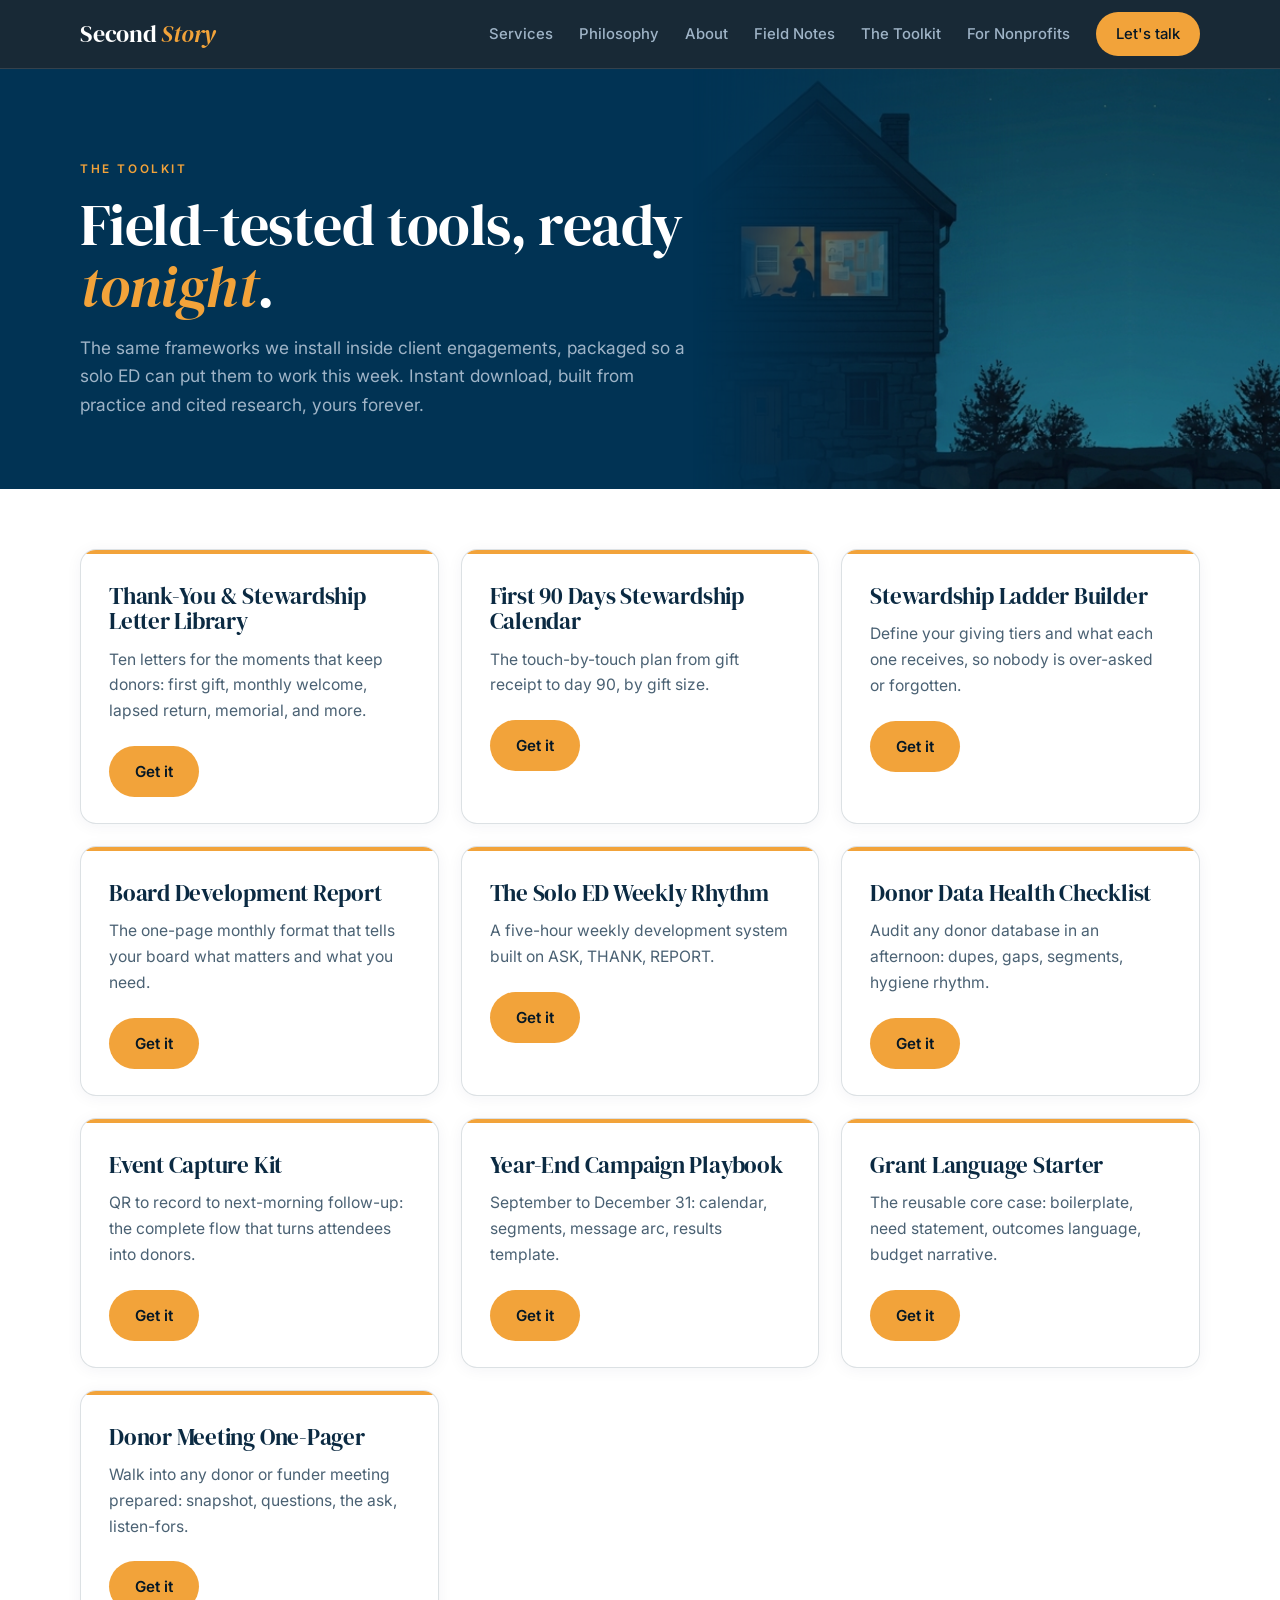
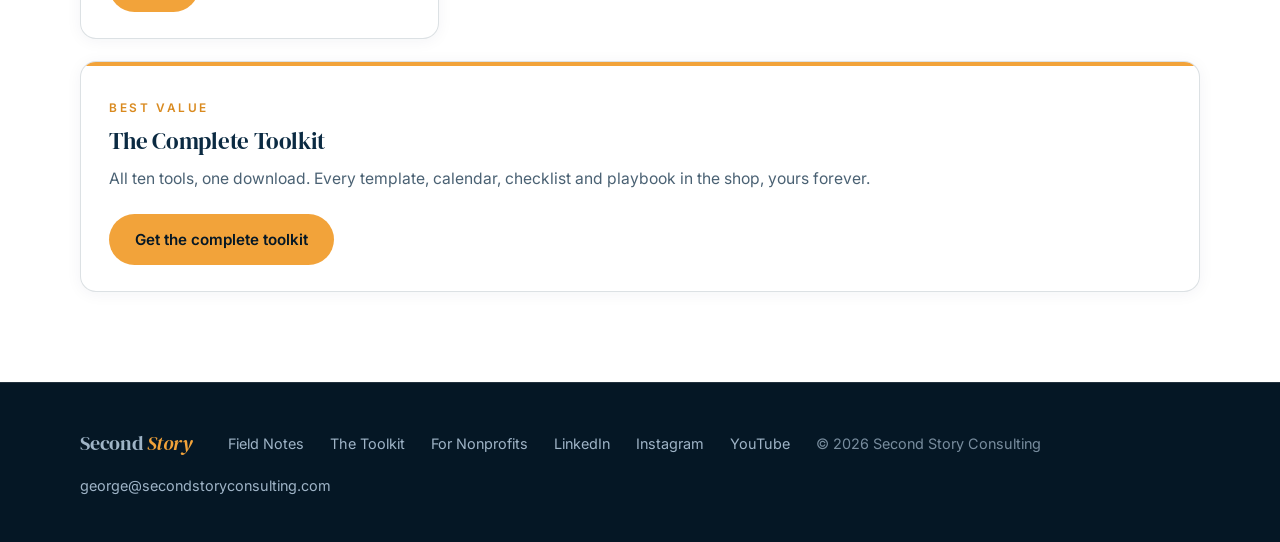
<file: toolkit.html>
<!DOCTYPE html>
<html lang="en">
<head>
  <meta charset="UTF-8">
  <meta name="viewport" content="width=device-width, initial-scale=1.0">
  <title>The Toolkit — Second Story Consulting</title>
  <meta name="description" content="Ten field-tested templates, calendars, checklists and playbooks for the solo ED, from Second Story Consulting.">
  <meta name="theme-color" content="#0E2A45">
  <link rel="icon" href="img/favicon.png">
  <link rel="preconnect" href="https://fonts.googleapis.com"><link rel="preconnect" href="https://fonts.gstatic.com" crossorigin><link rel="stylesheet" href="https://fonts.googleapis.com/css2?family=DM+Serif+Display:ital@0;1&family=Inter:wght@400;500;600&display=swap">
  <link rel="stylesheet" href="css/house.css">
</head>
<body>
<nav class="nav">
  <div class="container nav-inner">
    <a class="wordmark" href="index.html">Second <em>Story</em></a>
    <div class="nav-links">
      <a href="index.html#services">Services</a>
      <a href="index.html#philosophy">Philosophy</a>
      <a href="index.html#about">About</a>
      <a href="blog.html">Field Notes</a>
      <a href="toolkit.html">The Toolkit</a>
      <a href="partners.html">For Nonprofits</a>
      <a class="nav-cta" href="index.html#contact">Let's talk</a>
    </div>
  </div>
</nav>


  <header class="page-head">
    <div class="container">
      <span class="eyebrow">The Toolkit</span>
      <h1>Field-tested tools, ready <em>tonight</em>.</h1>
      <p>The same frameworks we install inside client engagements, packaged so a solo ED can put them to work this week. Instant download, built from practice and cited research, yours forever.</p>
    </div>
  </header>

  <section class="shop">
    <div class="container">
      <div class="cards" id="toolkit-grid">
        <!-- TOOLKIT_ITEMS: hrefs are Stripe Payment Links, added when products are created in Stripe -->
        <article class="card"><h3>Thank-You &amp; Stewardship Letter Library</h3><p>Ten letters for the moments that keep donors: first gift, monthly welcome, lapsed return, memorial, and more.</p><a class="nav-cta" href="https://buy.stripe.com/5kQ14fbDT4KB1SaerK2oE0a" data-stripe="toolkit-letters">Get it</a></article>
        <article class="card"><h3>First 90 Days Stewardship Calendar</h3><p>The touch-by-touch plan from gift receipt to day 90, by gift size.</p><a class="nav-cta" href="https://buy.stripe.com/9B600b7nD5OF54m2J22oE09" data-stripe="toolkit-90days">Get it</a></article>
        <article class="card"><h3>Stewardship Ladder Builder</h3><p>Define your giving tiers and what each one receives, so nobody is over-asked or forgotten.</p><a class="nav-cta" href="https://buy.stripe.com/cNidR1gYd3Gx8gydnG2oE08" data-stripe="toolkit-ladder">Get it</a></article>
        <article class="card"><h3>Board Development Report</h3><p>The one-page monthly format that tells your board what matters and what you need.</p><a class="nav-cta" href="https://buy.stripe.com/eVqfZ90Zf1yp9kCabu2oE07" data-stripe="toolkit-board">Get it</a></article>
        <article class="card"><h3>The Solo ED Weekly Rhythm</h3><p>A five-hour weekly development system built on ASK, THANK, REPORT.</p><a class="nav-cta" href="https://buy.stripe.com/6oU28j37n6SJ68q6Zi2oE06" data-stripe="toolkit-rhythm">Get it</a></article>
        <article class="card"><h3>Donor Data Health Checklist</h3><p>Audit any donor database in an afternoon: dupes, gaps, segments, hygiene rhythm.</p><a class="nav-cta" href="https://buy.stripe.com/dRmeV5dM16SJ0O6dnG2oE05" data-stripe="toolkit-datahealth">Get it</a></article>
        <article class="card"><h3>Event Capture Kit</h3><p>QR to record to next-morning follow-up: the complete flow that turns attendees into donors.</p><a class="nav-cta" href="https://buy.stripe.com/14AaEP7nD1yp40i83m2oE04" data-stripe="toolkit-event">Get it</a></article>
        <article class="card"><h3>Year-End Campaign Playbook</h3><p>September to December 31: calendar, segments, message arc, results template.</p><a class="nav-cta" href="https://buy.stripe.com/28E4grbDT3Gx7cu4Ra2oE03" data-stripe="toolkit-yearend">Get it</a></article>
        <article class="card"><h3>Grant Language Starter</h3><p>The reusable core case: boilerplate, need statement, outcomes language, budget narrative.</p><a class="nav-cta" href="https://buy.stripe.com/14AcMX8rHdh79kCbfy2oE02" data-stripe="toolkit-grants">Get it</a></article>
        <article class="card"><h3>Donor Meeting One-Pager</h3><p>Walk into any donor or funder meeting prepared: snapshot, questions, the ask, listen-fors.</p><a class="nav-cta" href="https://buy.stripe.com/6oUbIT6jza4VcwOgzS2oE01" data-stripe="toolkit-meeting">Get it</a></article>
        <article class="card card-wide"><span class="eyebrow">Best value</span><h3>The Complete Toolkit</h3><p>All ten tools, one download. Every template, calendar, checklist and playbook in the shop, yours forever.</p><a class="nav-cta" href="https://buy.stripe.com/3cIcMXeQ53GxbsK5Ve2oE00" data-stripe="toolkit-bundle">Get the complete toolkit</a></article>
      </div>
    </div>
  </section>

  <footer>
  <div class="container footer-inner">
    <a class="wordmark" href="index.html">Second <em>Story</em></a>
    <a href="blog.html">Field Notes</a>
    <a href="toolkit.html">The Toolkit</a>
    <a href="partners.html">For Nonprofits</a>
    <a href="https://www.linkedin.com/in/georgericciardella" target="_blank" rel="noopener">LinkedIn</a>
    <a href="https://www.instagram.com/secondstoryconsulting/" target="_blank" rel="noopener">Instagram</a>
    <a href="https://www.youtube.com/@SecondStoryConsulting" target="_blank" rel="noopener">YouTube</a>
    <span>© 2026 Second Story Consulting</span>
    <a href="mailto:george@secondstoryconsulting.com">george@secondstoryconsulting.com</a>
  </div>
</footer>
</body>
</html>
</file>
<file: css/house.css>
/* Second Story Consulting. The house with the light on. November 2026. */
:root{
  --night:#013354; --night-deep:#051725; --night-soft:#0A4868; --night-line:rgba(255,247,232,0.12);
  --lamp:#F2A33A; --lamp-soft:#FFD58A; --lamp-deep:#D98A1F;
  --paper:#FFFFFF; --paper-soft:#F3F5F8; --paper-line:rgba(11,42,66,0.14);
  --ink:#0B2A42; --ink-dim:rgba(11,42,66,0.74); --ink-faint:rgba(11,42,66,0.52);
  --mist:#9FB4C7; --mist-dim:rgba(159,180,199,0.75);
  --font-display:"DM Serif Display",Georgia,serif; --font-body:"Inter",-apple-system,BlinkMacSystemFont,sans-serif;
  --container:1120px; --radius:16px; --radius-sm:10px;
}
*{margin:0;padding:0;box-sizing:border-box}
html{scroll-behavior:smooth}
body{background:var(--paper);color:var(--ink);font-family:var(--font-body);font-size:17px;line-height:1.65;-webkit-font-smoothing:antialiased;overflow-x:hidden}
.container{width:min(var(--container),calc(100% - 48px));margin:0 auto}
h1,h2,h3{font-family:var(--font-display);font-weight:400;letter-spacing:-0.01em;line-height:1.08}
h1 em,h2 em,.wordmark em{font-style:italic;color:var(--lamp)}
a{color:inherit}
.eyebrow{display:inline-block;font-size:0.74rem;font-weight:600;letter-spacing:0.22em;text-transform:uppercase;color:var(--lamp-deep);margin-bottom:14px}
.night .eyebrow,.hero .eyebrow,.page-head .eyebrow{color:var(--lamp)}
.photo{display:block;width:100%;height:auto;border-radius:var(--radius);object-fit:cover}
.btn-primary,.btn-ghost,.nav-cta{display:inline-block;font-weight:600;font-size:0.95rem;text-decoration:none;padding:13px 26px;border-radius:999px;transition:transform .15s ease,background .15s ease,color .15s ease}
.btn-primary{background:var(--lamp);color:var(--night-deep)}
.btn-primary:hover{background:var(--lamp-soft);transform:translateY(-1px)}
.btn-ghost{color:var(--paper);border:1px solid var(--night-line)}
.btn-ghost:hover{border-color:var(--lamp);color:var(--lamp-soft)}
/* NAV */
.nav{position:sticky;top:0;z-index:50;background:rgba(5,23,37,0.92);backdrop-filter:blur(10px);border-bottom:1px solid var(--night-line)}
.nav-inner{display:flex;align-items:center;justify-content:space-between;height:68px}
.wordmark{font-family:var(--font-display);font-size:1.5rem;color:var(--paper);text-decoration:none;letter-spacing:-0.01em}
.nav-links{display:flex;align-items:center;gap:26px}
.nav-links a{color:var(--mist);text-decoration:none;font-size:0.93rem;font-weight:500}
.nav-links a:hover{color:var(--paper)}
.nav-links .nav-cta{color:var(--night-deep);background:var(--lamp);padding:10px 20px}
.nav-links .nav-cta:hover{background:var(--lamp-soft);color:var(--night-deep)}
/* HERO */
.hero{position:relative;color:var(--paper);overflow:hidden;background:#021F38 url('../img/house-wide.png') center bottom/cover no-repeat;min-height:min(56.25vw,820px)}
.hero-stars{display:none}
.hero-grid{position:relative;z-index:2;display:grid;grid-template-columns:1fr;align-items:center;min-height:inherit;padding:0}
.hero-content{max-width:560px;padding:96px 0 120px}
.hero-art{display:none}
.hero-veil{display:none}
.hero h1{font-size:clamp(2.6rem,5.2vw,4.3rem);color:var(--paper);margin:10px 0 22px;text-shadow:0 2px 20px rgba(2,31,56,0.5)}
.hero p{font-size:1.12rem;line-height:1.6;color:#D9E4EE;max-width:520px;margin-bottom:34px;text-shadow:0 1px 12px rgba(2,31,56,0.6)}
.hero-actions{display:flex;gap:14px;flex-wrap:wrap}
/* SECTIONS */
section{padding:92px 0}
.night{background:var(--night);color:var(--paper)}
.night h2,.night h3{color:var(--paper)}
.night p{color:var(--mist)}
.deep{background:var(--night-deep)}
.soft{background:var(--paper-soft)}
.section-head{max-width:640px}
.section-head h2{font-size:clamp(2rem,3.6vw,2.9rem);margin-bottom:16px}
.section-head p{color:var(--ink-dim);font-size:1.06rem}
.night .section-head p{color:var(--mist)}
.head-row{display:grid;grid-template-columns:1.25fr 0.75fr;gap:48px;align-items:center;margin-bottom:48px}
.head-row figure{margin:0}
.head-row .photo{aspect-ratio:4/5;box-shadow:0 20px 50px rgba(7,26,46,0.25)}
/* CLIENTS */
.clients{padding:56px 0;border-top:1px solid var(--night-line);border-bottom:1px solid var(--night-line)}
.clients-head{display:flex;align-items:baseline;gap:18px;flex-wrap:wrap;margin-bottom:22px}
.clients-head .eyebrow{margin:0}
.clients-head p{color:var(--ink-dim);font-size:0.98rem}
.logo-row{display:flex;align-items:center;gap:56px;flex-wrap:wrap}
.logo-row img{height:72px;width:auto;opacity:0.95;transition:opacity .15s}
.logo-row img.logo-tall{height:96px}
.logo-row img.logo-wide{height:58px}
.logo-row a:hover img{opacity:1}
/* CARDS */
.cards{display:grid;grid-template-columns:repeat(3,1fr);gap:22px}
.card{background:#fff;border:1px solid var(--paper-line);border-radius:var(--radius);padding:30px 28px 26px;box-shadow:0 2px 16px rgba(14,42,69,0.05);transition:transform .15s ease,box-shadow .2s ease;position:relative;overflow:hidden}
.card::before{content:"";position:absolute;left:0;top:0;height:4px;width:100%;background:var(--lamp)}
.card:hover{transform:translateY(-4px);box-shadow:0 14px 34px rgba(14,42,69,0.12)}
.card h3{font-size:1.45rem;margin:4px 0 12px}
.card p{color:var(--ink-dim);font-size:0.98rem;margin-bottom:16px}
.card ul{list-style:none;color:var(--ink);font-size:0.93rem}
.card li{padding:7px 0 7px 22px;border-top:1px solid var(--paper-line);position:relative}
.card li::before{content:"";position:absolute;left:4px;top:15px;width:7px;height:7px;border-radius:50%;background:var(--lamp)}
.card .eyebrow{margin-bottom:6px}
.card-wide{grid-column:span 3}
.night .card{background:var(--night-soft);border-color:var(--night-line);color:var(--paper)}
.night .card p,.night .card ul{color:var(--mist)}
.night .card li{border-top-color:var(--night-line)}
/* STEPS (philosophy) */
.steps{display:grid;grid-template-columns:repeat(3,1fr);gap:26px;margin-top:10px}
.step{background:var(--night-soft);border:1px solid var(--night-line);border-radius:var(--radius);padding:30px 28px}
.step .numeral{font-family:var(--font-display);font-style:italic;font-size:2rem;color:var(--lamp);display:block;margin-bottom:8px}
.step h3{font-size:1.45rem;margin-bottom:10px}
.step p{color:var(--mist);font-size:0.98rem}
.philosophy-credit{margin-top:34px;color:var(--mist-dim);font-size:0.9rem}
/* ABOUT */
.about-grid{display:grid;grid-template-columns:0.9fr 1.1fr;gap:48px;align-items:start;margin-top:42px}
.profile-card{background:#fff;border:1px solid var(--paper-line);border-radius:var(--radius);padding:22px;box-shadow:0 2px 16px rgba(14,42,69,0.05)}
.profile-photo{aspect-ratio:3/4}
.profile-card h3{font-size:1.5rem;margin:18px 0 2px}
.profile-card .role{color:var(--ink-faint);font-size:0.92rem;margin-bottom:16px}
.profile-stats{display:grid;grid-template-columns:repeat(3,1fr);gap:12px;border-top:1px solid var(--paper-line);padding-top:16px}
.stat-num{display:block;font-family:var(--font-display);font-size:1.8rem;color:var(--night);line-height:1}
.stat-label{display:block;font-size:0.76rem;color:var(--ink-faint);line-height:1.3;margin-top:6px}
.about-body p{color:var(--ink-dim);margin-bottom:18px;font-size:1.04rem}
.about-body strong{color:var(--ink)}
.pull-quote{font-family:var(--font-display);font-style:italic;font-size:1.5rem;line-height:1.35;color:var(--night);border-left:3px solid var(--lamp);padding:6px 0 6px 22px;margin:26px 0}
/* TOOLKIT TEASER */
.teaser{background:var(--night-deep);color:var(--paper);position:relative;overflow:hidden}
.teaser::after{content:"";position:absolute;right:-10%;top:-20%;width:520px;height:520px;border-radius:50%;background:radial-gradient(circle,rgba(242,163,58,0.22) 0%,rgba(242,163,58,0.06) 45%,rgba(242,163,58,0) 70%)}
.teaser .container{position:relative;z-index:1}
.teaser h2{color:var(--paper)}
.teaser p{color:var(--mist)}
.teaser .btn-primary{margin-top:8px}
/* CONTACT */
.contact-grid{display:grid;grid-template-columns:1fr 1fr;gap:56px;align-items:start}
.contact h2{font-size:clamp(2rem,3.6vw,2.9rem);margin-bottom:16px}
.contact-blurb p{color:var(--ink-dim);margin-bottom:18px}
.contact-alt a{color:var(--night);font-weight:500}
.contact-photo{margin-top:26px}
.contact-photo .photo{aspect-ratio:4/3}
.form-card{background:#fff;border:1px solid var(--paper-line);border-radius:var(--radius);padding:34px 32px;box-shadow:0 10px 36px rgba(14,42,69,0.08)}
.field{margin-bottom:18px}
.field label{display:block;font-size:0.84rem;font-weight:600;color:var(--night);margin-bottom:7px}
.label-hint{font-weight:400;color:var(--ink-faint)}
.field input,.field textarea{width:100%;font:inherit;font-size:0.98rem;padding:12px 14px;border:1px solid var(--paper-line);border-radius:var(--radius-sm);background:var(--paper);color:var(--ink)}
.field input:focus,.field textarea:focus{outline:none;border-color:var(--lamp);box-shadow:0 0 0 3px rgba(242,163,58,0.25)}
.field textarea{min-height:130px;resize:vertical}
.form-note{margin-top:14px;font-size:0.9rem;min-height:1.2em}
.form-note.ok{color:#2E7D5B}.form-note.err{color:#B33A2B}
/* PAGE HEAD (inner pages) */
.page-head{background:var(--night);color:var(--paper);padding:84px 0 70px;position:relative;overflow:hidden}
.page-head::after{content:"";position:absolute;right:0;top:0;bottom:0;width:46%;background:url('../img/banner-lit-window.png') right center/cover no-repeat;opacity:0.9;-webkit-mask-image:linear-gradient(90deg,transparent 0%,#000 55%);mask-image:linear-gradient(90deg,transparent 0%,#000 55%)}
.page-head .container{position:relative;z-index:1;max-width:760px;margin-left:max(24px,calc((100% - var(--container))/2))}
.page-head h1{font-size:clamp(2.4rem,4.6vw,3.6rem);color:var(--paper);margin-bottom:16px}
.page-head p{color:var(--mist);font-size:1.08rem;max-width:620px}
/* POSTS */
.posts{padding:60px 0 90px}
.post-list{display:grid;gap:18px;max-width:800px}
.post-card{display:block;text-decoration:none;background:#fff;border:1px solid var(--paper-line);border-radius:var(--radius);padding:28px 30px;transition:transform .15s,box-shadow .2s}
.post-card:hover{transform:translateY(-3px);box-shadow:0 14px 34px rgba(14,42,69,0.12)}
.post-date{display:block;font-size:0.8rem;letter-spacing:0.12em;text-transform:uppercase;color:var(--lamp-deep);font-weight:600;margin-bottom:8px}
.post-card h2{font-size:1.6rem;margin-bottom:8px}
.post-card p{color:var(--ink-dim)}
.read-more{display:inline-block;margin-top:12px;font-weight:600;color:var(--night);font-size:0.92rem}
.list-note{color:var(--ink-faint)}
/* ARTICLE */
article{padding:70px 0 90px}
.article-inner{max-width:720px}
.article-inner .eyebrow{text-decoration:none}
.article-inner h1{font-size:clamp(2.2rem,4vw,3.2rem);margin:8px 0 28px}
.post-body{font-size:1.08rem;color:var(--ink)}
.post-body p,.post-body ul,.post-body ol{margin-bottom:20px}
.post-body h2{font-size:1.8rem;margin:38px 0 12px}
.post-body h3{font-size:1.35rem;margin:28px 0 10px}
.post-body blockquote{border-left:3px solid var(--lamp);padding-left:20px;color:var(--ink-dim);font-style:italic;margin:24px 0}
.post-body a{color:var(--night);text-decoration:underline;text-decoration-color:var(--lamp)}
.post-body li{margin-left:22px}
.back-link{display:inline-block;margin-top:36px;color:var(--night);font-weight:600;text-decoration:none}
.state-note{color:var(--ink-faint)}
/* PARTNERS */
.spotlight{background:#fff;border:1px solid var(--paper-line);border-radius:var(--radius);padding:44px 48px;box-shadow:0 3px 22px rgba(14,42,69,0.06);max-width:820px}
.spotlight .pill{display:inline-block;font-size:0.72rem;font-weight:600;letter-spacing:0.18em;text-transform:uppercase;color:var(--night-deep);background:var(--lamp);padding:6px 14px;border-radius:999px}
.spotlight h2{font-size:2rem;margin:20px 0 4px}
.spotlight .sub{color:var(--ink-faint);font-size:0.95rem;margin-bottom:22px}
.spotlight .sub a,.spotlight .disclosure a{color:var(--night);text-decoration:underline;text-decoration-color:var(--lamp)}
.spotlight p{color:var(--ink-dim);line-height:1.7;margin-bottom:16px}
.spotlight p strong{color:var(--ink)}
.spotlight .btn-primary{margin-top:8px}
.spotlight .disclosure{color:var(--ink-faint);font-size:0.85rem;margin-top:28px;border-top:1px solid var(--paper-line);padding-top:18px}
.page-note{color:var(--ink-faint);font-size:0.9rem;margin-top:34px;max-width:720px}
/* SHOP */
.shop{padding:60px 0 90px}
.shop .card .nav-cta{margin-top:6px;color:var(--night-deep);background:var(--lamp)}
.shop .card .nav-cta:hover{background:var(--lamp-soft)}
/* FOOTER */
footer{background:var(--night-deep);color:var(--mist);padding:44px 0;border-top:1px solid var(--night-line)}
.footer-inner{display:flex;flex-wrap:wrap;align-items:center;gap:14px 26px;font-size:0.9rem}
.footer-inner a{color:var(--mist);text-decoration:none}
.footer-inner a:hover{color:var(--paper)}
.footer-inner .wordmark{font-size:1.25rem;margin-right:10px}
.footer-inner span{color:var(--mist-dim)}
/* REVEAL */
.reveal{opacity:0;transform:translateY(16px);transition:opacity .6s ease,transform .6s ease}
.reveal.in{opacity:1;transform:none}
@media (prefers-reduced-motion:reduce){.reveal{opacity:1;transform:none;transition:none}}
/* RESPONSIVE */
@media (max-width:980px){
  .cards,.steps{grid-template-columns:repeat(2,1fr)}
  .card-wide{grid-column:span 2}
  .head-row,.about-grid,.contact-grid{grid-template-columns:1fr}
  .head-row figure{max-width:420px}
}
@media (max-width:720px){
  body{font-size:16px}
  section{padding:68px 0}
  .nav-links a:not(.nav-cta){display:none}
  .hero{background:linear-gradient(180deg,#021F38 0%,#013354 100%);min-height:0}
  .hero-grid{min-height:0}
  .hero-content{max-width:100%;padding:56px 0 24px}
  .hero h1{font-size:2.5rem}
  .hero-art{display:block;width:100vw;margin-left:calc(50% - 50vw);aspect-ratio:16/9;background:url('../img/house-wide.png') center/cover no-repeat;-webkit-mask-image:linear-gradient(180deg,transparent 0%,#000 18%,#000 100%);mask-image:linear-gradient(180deg,transparent 0%,#000 18%,#000 100%)}
  .logo-row{gap:28px}
  .logo-row img{height:56px}
  .logo-row img.logo-tall{height:72px}
  .logo-row img.logo-wide{height:44px}
  .cards,.steps{grid-template-columns:1fr}
  .card-wide{grid-column:span 1}
  .profile-stats{grid-template-columns:repeat(3,1fr)}
  .page-head::after{display:none}
  .spotlight{padding:30px 24px}
  .form-card{padding:26px 22px}
}
</file>
